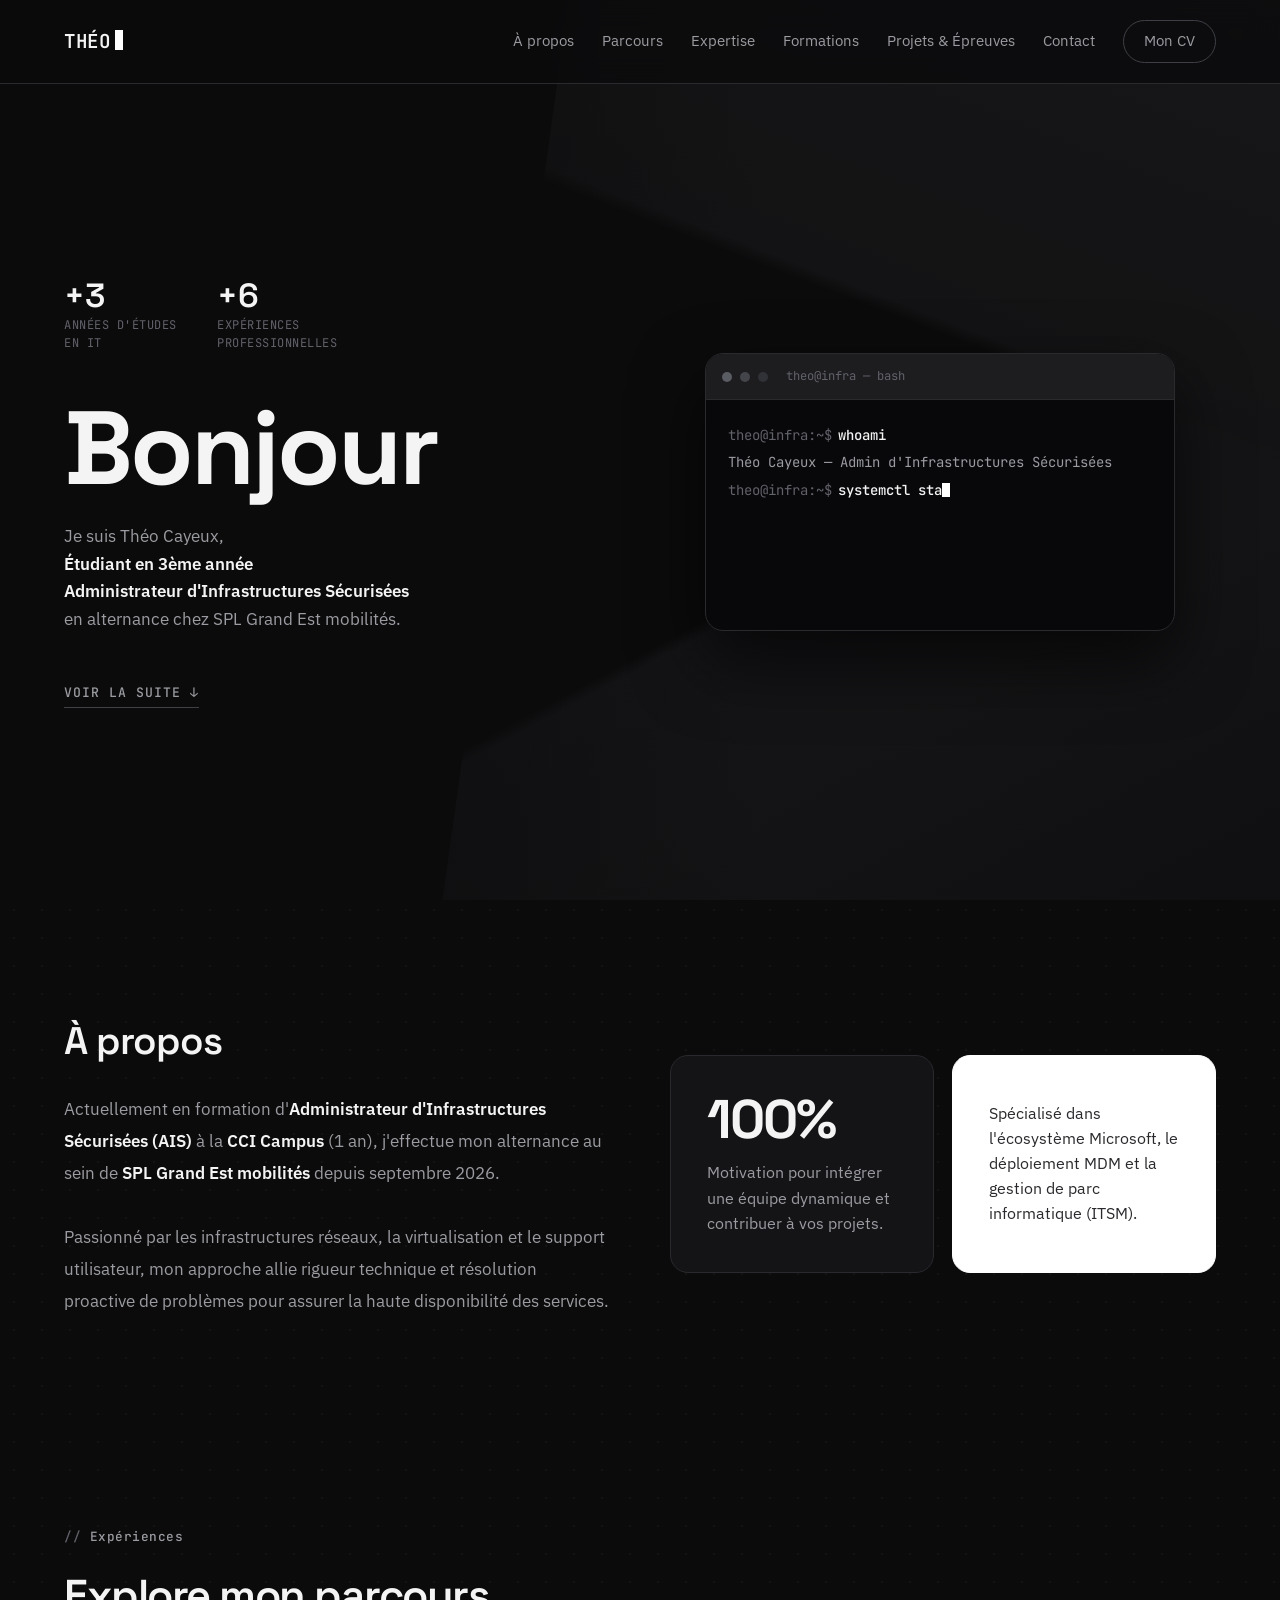
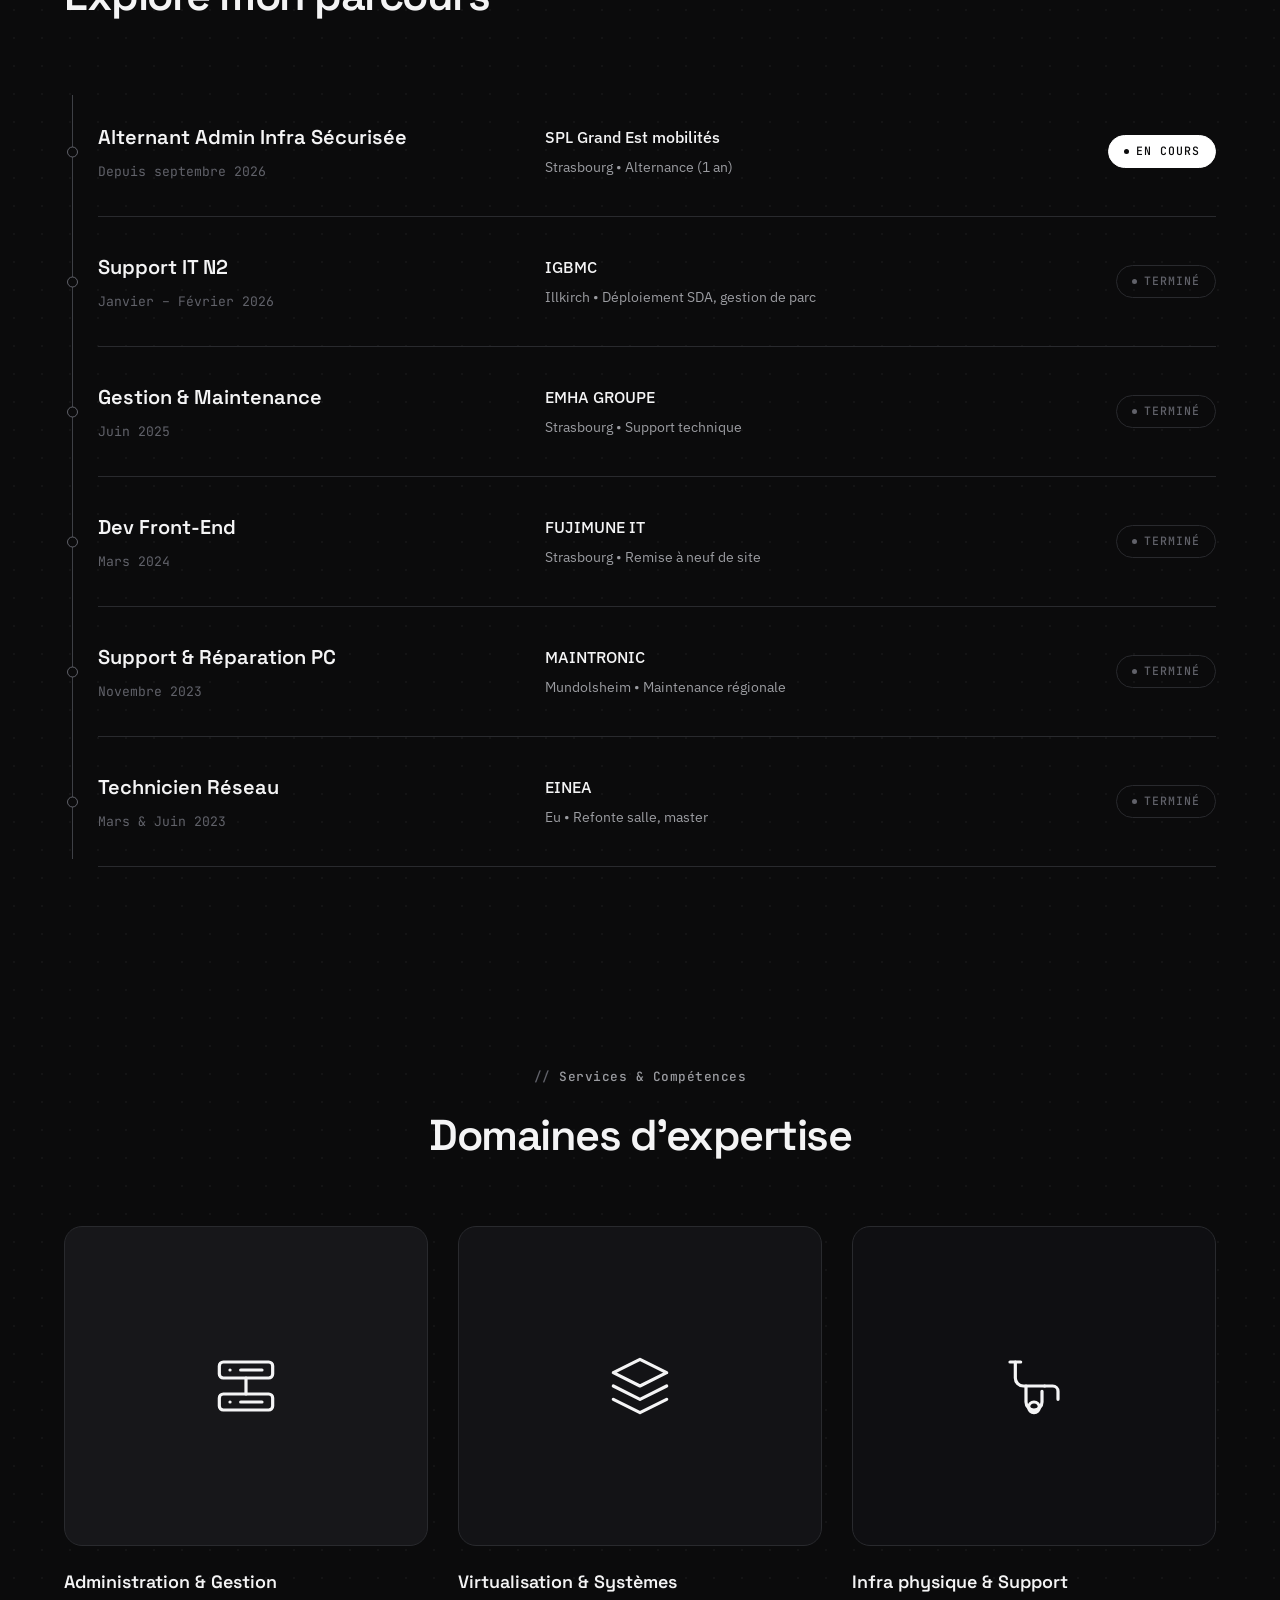
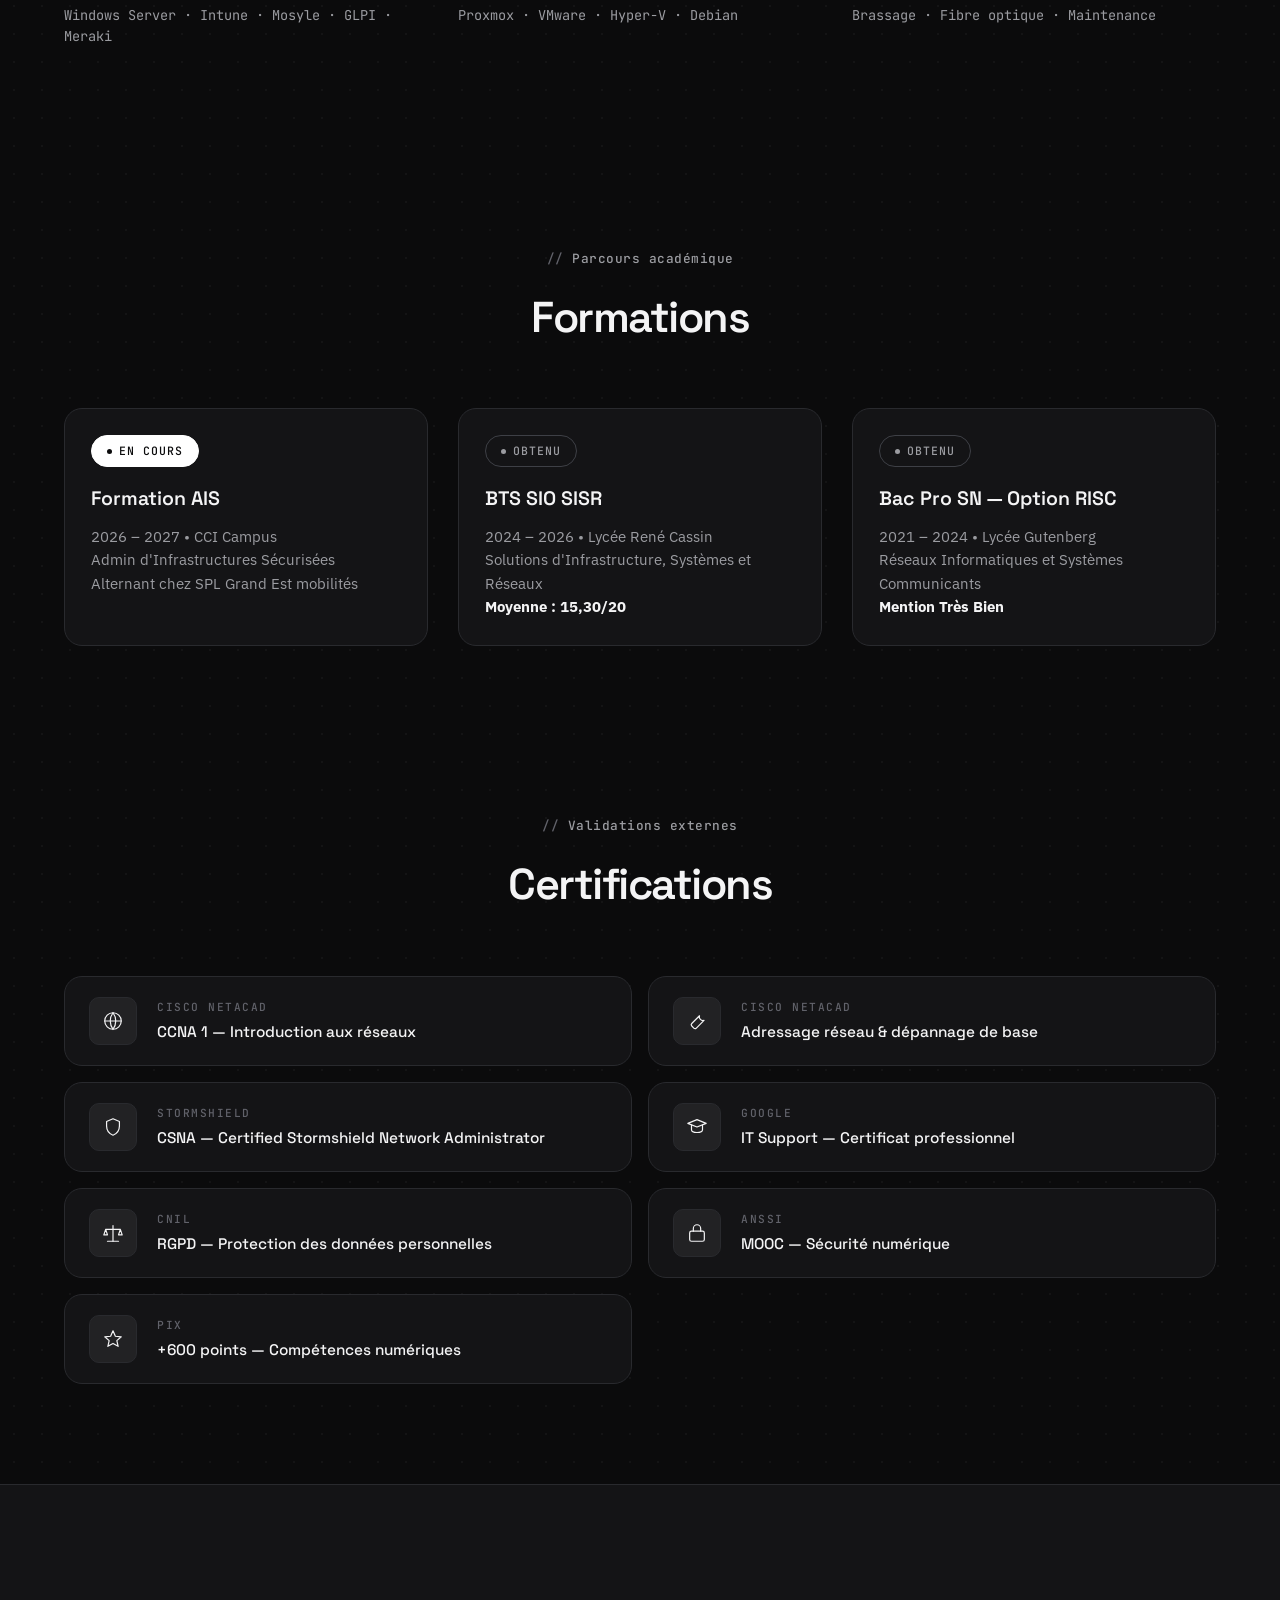
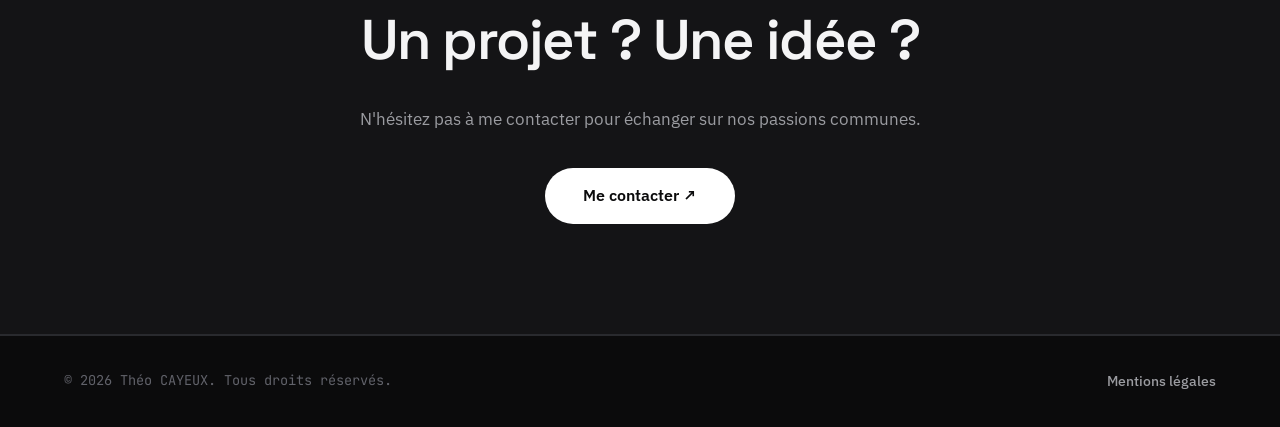
<file: index.html>
<!DOCTYPE html>
<html lang="fr">
<head>
    <meta charset="utf-8">
    <meta name="viewport" content="width=device-width, initial-scale=1.0">
    <title>Théo Cayeux | Portfolio</title>
    <meta name="description" content="Portfolio de Théo Cayeux, étudiant Administrateur d'Infrastructures Sécurisées, alternant chez SPL Grand Est mobilités.">
    <link rel="icon" href="data:image/svg+xml,<svg xmlns=%22http://www.w3.org/2000/svg%22 viewBox=%220 0 100 100%22><rect width=%22100%22 height=%22100%22 rx=%2220%22 fill=%22%230B0B0C%22/><text x=%2250%22 y=%2272%22 font-size=%2260%22 font-family=%22monospace%22 fill=%22%23fff%22 text-anchor=%22middle%22>T</text></svg>">
    <link rel="stylesheet" href="style.css">
    <link rel="preconnect" href="https://fonts.googleapis.com">
    <link rel="preconnect" href="https://fonts.gstatic.com" crossorigin>
    <link href="https://fonts.googleapis.com/css2?family=IBM+Plex+Sans:wght@300;400;500;600&family=JetBrains+Mono:wght@400;500&family=Space+Grotesk:wght@500;600;700&display=swap" rel="stylesheet">
</head>

<body>

    <nav class="navbar">
        <div class="nav-logo"><a href="/">THÉO</a></div>

        <button class="menu-toggle" aria-label="Ouvrir le menu" aria-expanded="false">
            <span></span>
            <span></span>
            <span></span>
        </button>

        <div class="nav-links">
            <a href="/#about">À propos</a>
            <a href="/#experience">Parcours</a>
            <a href="/#competences">Expertise</a>
            <a href="/#formations">Formations</a>
            <a href="/projets">Projets &amp; Épreuves</a>
            <a href="/contact">Contact</a>
            <a href="/cv" class="nav-cta">Mon CV</a>
        </div>
    </nav>
    <div class="nav-overlay"></div>

    <header class="hero" id="home">
        <div class="hero-split">
            <div class="hero-left">
                <div class="hero-stats reveal-stagger">
                    <div class="stat">
                        <span class="stat-value">+3</span>
                        <span class="stat-label">Années d'études<br>en IT</span>
                    </div>
                    <div class="stat">
                        <span class="stat-value">+6</span>
                        <span class="stat-label">Expériences<br>professionnelles</span>
                    </div>
                </div>

                <h1 class="reveal">Bonjour</h1>

                <p class="reveal">Je suis Théo Cayeux,<br><strong>Étudiant en 3ème année<br>Administrateur d'Infrastructures Sécurisées</strong><br>en alternance chez SPL Grand Est mobilités.</p>

                <a href="#about" class="scroll-down-link reveal">Voir la suite &darr;</a>
            </div>

            <div class="hero-right reveal-right">
                <div class="hero-terminal" aria-hidden="true">
                    <div class="term-bar">
                        <span class="term-dot term-dot--1"></span>
                        <span class="term-dot term-dot--2"></span>
                        <span class="term-dot term-dot--3"></span>
                        <span class="term-path">theo@infra — bash</span>
                    </div>
                    <div class="term-body" id="terminal"></div>
                </div>
            </div>
        </div>
    </header>

    <section id="about" class="about-section">
        <div class="about-grid">
            <div class="about-text reveal-left">
                <h2>À propos</h2>
                <p>Actuellement en formation d'<strong>Administrateur d'Infrastructures Sécurisées (AIS)</strong> à la <strong>CCI Campus</strong> (1 an), j'effectue mon alternance au sein de <strong>SPL Grand Est mobilités</strong> depuis septembre 2026.<br><br>Passionné par les infrastructures réseaux, la virtualisation et le support utilisateur, mon approche allie rigueur technique et résolution proactive de problèmes pour assurer la haute disponibilité des services.</p>
            </div>
            <div class="about-visuals reveal-stagger">
                <div class="about-card">
                    <span class="large-number">100%</span>
                    <p>Motivation pour intégrer une équipe dynamique et contribuer à vos projets.</p>
                </div>
                <div class="about-card dark">
                    <p>Spécialisé dans l'écosystème Microsoft, le déploiement MDM et la gestion de parc informatique (ITSM).</p>
                </div>
            </div>
        </div>
    </section>

    <section id="experience" class="experience-section">
        <div class="section-header reveal">
            <span class="eyebrow">Expériences</span>
            <h2>Explore mon parcours</h2>
        </div>

        <div class="experience-list reveal-stagger">

            <div class="exp-row">
                <div class="exp-role">
                    <h3>Alternant Admin Infra Sécurisée</h3>
                    <p>Depuis septembre 2026</p>
                </div>
                <div class="exp-company">
                    <p>SPL Grand Est mobilités</p>
                    <span>Strasbourg • Alternance (1 an)</span>
                </div>
                <div class="exp-badge">
                    <span class="badge badge--current">En cours</span>
                </div>
            </div>

            <div class="exp-row">
                <div class="exp-role">
                    <h3>Support IT N2</h3>
                    <p>Janvier – Février 2026</p>
                </div>
                <div class="exp-company">
                    <p>IGBMC</p>
                    <span>Illkirch • Déploiement SDA, gestion de parc</span>
                </div>
                <div class="exp-badge">
                    <span class="badge badge--past">Terminé</span>
                </div>
            </div>

            <div class="exp-row">
                <div class="exp-role">
                    <h3>Gestion &amp; Maintenance</h3>
                    <p>Juin 2025</p>
                </div>
                <div class="exp-company">
                    <p>EMHA GROUPE</p>
                    <span>Strasbourg • Support technique</span>
                </div>
                <div class="exp-badge">
                    <span class="badge badge--past">Terminé</span>
                </div>
            </div>

            <div class="exp-row">
                <div class="exp-role">
                    <h3>Dev Front-End</h3>
                    <p>Mars 2024</p>
                </div>
                <div class="exp-company">
                    <p>FUJIMUNE IT</p>
                    <span>Strasbourg • Remise à neuf de site</span>
                </div>
                <div class="exp-badge">
                    <span class="badge badge--past">Terminé</span>
                </div>
            </div>

            <div class="exp-row">
                <div class="exp-role">
                    <h3>Support &amp; Réparation PC</h3>
                    <p>Novembre 2023</p>
                </div>
                <div class="exp-company">
                    <p>MAINTRONIC</p>
                    <span>Mundolsheim • Maintenance régionale</span>
                </div>
                <div class="exp-badge">
                    <span class="badge badge--past">Terminé</span>
                </div>
            </div>

            <div class="exp-row">
                <div class="exp-role">
                    <h3>Technicien Réseau</h3>
                    <p>Mars &amp; Juin 2023</p>
                </div>
                <div class="exp-company">
                    <p>EINEA</p>
                    <span>Eu • Refonte salle, master</span>
                </div>
                <div class="exp-badge">
                    <span class="badge badge--past">Terminé</span>
                </div>
            </div>

        </div>
    </section>

    <section id="competences" class="competences-section">
        <div class="section-header center reveal">
            <span class="eyebrow">Services &amp; Compétences</span>
            <h2>Domaines d'expertise</h2>
        </div>

        <div class="works-grid reveal-stagger">
            <div class="work-card">
                <div class="work-visual work-visual--1">
                    <svg viewBox="0 0 24 24" fill="none" stroke="currentColor" stroke-width="1.2" stroke-linecap="round" stroke-linejoin="round" aria-hidden="true">
                        <rect x="2" y="3" width="20" height="6" rx="1.5"/>
                        <rect x="2" y="15" width="20" height="6" rx="1.5"/>
                        <line x1="6" y1="6" x2="6.01" y2="6"/>
                        <line x1="6" y1="18" x2="6.01" y2="18"/>
                        <line x1="10" y1="6" x2="18" y2="6"/>
                        <line x1="10" y1="18" x2="18" y2="18"/>
                        <line x1="12" y1="9" x2="12" y2="15"/>
                    </svg>
                </div>
                <div class="work-info">
                    <h3>Administration &amp; Gestion</h3>
                    <p>Windows Server · Intune · Mosyle · GLPI · Meraki</p>
                </div>
            </div>

            <div class="work-card">
                <div class="work-visual work-visual--2">
                    <svg viewBox="0 0 24 24" fill="none" stroke="currentColor" stroke-width="1.2" stroke-linecap="round" stroke-linejoin="round" aria-hidden="true">
                        <polygon points="12 2 22 7 12 12 2 7 12 2"/>
                        <polyline points="2 12 12 17 22 12"/>
                        <polyline points="2 17 12 22 22 17"/>
                    </svg>
                </div>
                <div class="work-info">
                    <h3>Virtualisation &amp; Systèmes</h3>
                    <p>Proxmox · VMware · Hyper-V · Debian</p>
                </div>
            </div>

            <div class="work-card">
                <div class="work-visual work-visual--3">
                    <svg viewBox="0 0 24 24" fill="none" stroke="currentColor" stroke-width="1.2" stroke-linecap="round" stroke-linejoin="round" aria-hidden="true">
                        <path d="M5 3v6a3 3 0 0 0 3 3h1v6a3 3 0 0 0 6 0v-4"/>
                        <line x1="3" y1="3" x2="7" y2="3"/>
                        <path d="M16 12h3a2 2 0 0 1 2 2v3"/>
                        <circle cx="12" cy="20" r="2"/>
                        <line x1="9" y1="12" x2="16" y2="12"/>
                    </svg>
                </div>
                <div class="work-info">
                    <h3>Infra physique &amp; Support</h3>
                    <p>Brassage · Fibre optique · Maintenance</p>
                </div>
            </div>
        </div>
    </section>

    <section id="formations" class="insights-section">
        <div class="section-header center reveal">
            <span class="eyebrow">Parcours académique</span>
            <h2>Formations</h2>
        </div>

        <div class="insights-grid reveal-stagger">

            <div class="insight-card">
                <span class="badge badge--current">En cours</span>
                <h3>Formation AIS</h3>
                <p>2026 – 2027 • CCI Campus<br>Admin d'Infrastructures Sécurisées<br>Alternant chez SPL Grand Est mobilités</p>
            </div>

            <div class="insight-card">
                <span class="badge">Obtenu</span>
                <h3>BTS SIO SISR</h3>
                <p>2024 – 2026 • Lycée René Cassin<br>Solutions d'Infrastructure, Systèmes et Réseaux<br><strong>Moyenne : 15,30/20</strong></p>
            </div>

            <div class="insight-card">
                <span class="badge">Obtenu</span>
                <h3>Bac Pro SN — Option RISC</h3>
                <p>2021 – 2024 • Lycée Gutenberg<br>Réseaux Informatiques et Systèmes Communicants<br><strong>Mention Très Bien</strong></p>
            </div>

        </div>
    </section>

    <section id="certifications" class="certifications-section">
        <div class="section-header center reveal">
            <span class="eyebrow">Validations externes</span>
            <h2>Certifications</h2>
        </div>

        <div class="cert-grid reveal-stagger">

            <div class="cert-card">
                <div class="cert-logo">
                    <svg viewBox="0 0 24 24" fill="none" stroke="currentColor" stroke-width="1.3" stroke-linecap="round" aria-hidden="true">
                        <circle cx="12" cy="12" r="9"/><path d="M3 12h18M12 3a15 15 0 0 1 0 18a15 15 0 0 1 0-18"/>
                    </svg>
                </div>
                <div class="cert-info">
                    <span class="cert-issuer">CISCO NetAcad</span>
                    <h3>CCNA 1 — Introduction aux réseaux</h3>
                </div>
            </div>

            <div class="cert-card">
                <div class="cert-logo">
                    <svg viewBox="0 0 24 24" fill="none" stroke="currentColor" stroke-width="1.3" stroke-linecap="round" stroke-linejoin="round" aria-hidden="true">
                        <path d="M14.7 6.3a4 4 0 0 0 5 5l-8.4 8.4a2 2 0 0 1-2.8 0l-2.2-2.2a2 2 0 0 1 0-2.8Z"/>
                    </svg>
                </div>
                <div class="cert-info">
                    <span class="cert-issuer">CISCO NetAcad</span>
                    <h3>Adressage réseau &amp; dépannage de base</h3>
                </div>
            </div>

            <div class="cert-card">
                <div class="cert-logo">
                    <svg viewBox="0 0 24 24" fill="none" stroke="currentColor" stroke-width="1.3" stroke-linecap="round" stroke-linejoin="round" aria-hidden="true">
                        <path d="M12 3l7 3v5c0 4.4-2.9 8.4-7 10c-4.1-1.6-7-5.6-7-10V6Z"/>
                    </svg>
                </div>
                <div class="cert-info">
                    <span class="cert-issuer">Stormshield</span>
                    <h3>CSNA — Certified Stormshield Network Administrator</h3>
                </div>
            </div>

            <div class="cert-card">
                <div class="cert-logo">
                    <svg viewBox="0 0 24 24" fill="none" stroke="currentColor" stroke-width="1.3" stroke-linecap="round" stroke-linejoin="round" aria-hidden="true">
                        <path d="M2 8l10-4l10 4l-10 4Z"/><path d="M6 10v5c0 1.7 2.7 3 6 3s6-1.3 6-3v-5"/>
                    </svg>
                </div>
                <div class="cert-info">
                    <span class="cert-issuer">Google</span>
                    <h3>IT Support — Certificat professionnel</h3>
                </div>
            </div>

            <div class="cert-card">
                <div class="cert-logo">
                    <svg viewBox="0 0 24 24" fill="none" stroke="currentColor" stroke-width="1.3" stroke-linecap="round" stroke-linejoin="round" aria-hidden="true">
                        <line x1="12" y1="4" x2="12" y2="21"/><line x1="6" y1="21" x2="18" y2="21"/>
                        <path d="M4 8h16M4 8l-2 6h4Zm16 0l2 6h-4Z"/>
                    </svg>
                </div>
                <div class="cert-info">
                    <span class="cert-issuer">CNIL</span>
                    <h3>RGPD — Protection des données personnelles</h3>
                </div>
            </div>

            <div class="cert-card">
                <div class="cert-logo">
                    <svg viewBox="0 0 24 24" fill="none" stroke="currentColor" stroke-width="1.3" stroke-linecap="round" stroke-linejoin="round" aria-hidden="true">
                        <rect x="4" y="10" width="16" height="11" rx="2"/><path d="M8 10V7a4 4 0 0 1 8 0v3"/>
                    </svg>
                </div>
                <div class="cert-info">
                    <span class="cert-issuer">ANSSI</span>
                    <h3>MOOC — Sécurité numérique</h3>
                </div>
            </div>

            <div class="cert-card">
                <div class="cert-logo">
                    <svg viewBox="0 0 24 24" fill="none" stroke="currentColor" stroke-width="1.3" stroke-linecap="round" stroke-linejoin="round" aria-hidden="true">
                        <polygon points="12 3 14.6 9 21 9.6 16.2 13.8 17.6 20 12 16.8 6.4 20 7.8 13.8 3 9.6 9.4 9 12 3"/>
                    </svg>
                </div>
                <div class="cert-info">
                    <span class="cert-issuer">PIX</span>
                    <h3>+600 points — Compétences numériques</h3>
                </div>
            </div>

        </div>
    </section>

    <section class="contact-banner">
        <div class="banner-content reveal-scale">
            <h2>Un projet ? Une idée ?</h2>
            <p>N'hésitez pas à me contacter pour échanger sur nos passions communes.</p>
            <a href="/contact" class="btn-cta">Me contacter &nearr;</a>
        </div>
    </section>

    <footer class="footer">
        <div class="footer-content">
            <p>&copy; 2026 Théo CAYEUX. Tous droits réservés.</p>
            <div class="footer-links"></div>
            <a href="#" class="btn-mentions" onclick="openModal(event)">Mentions légales</a>
        </div>
    </footer>

    <div id="modalMentions" class="modal">
        <div class="modal-content">
            <span class="close-btn" onclick="closeModal()">&times;</span>

            <h2>Mentions légales</h2>

            <div class="modal-body">
                <h3>1. Éditeur du site</h3>
                <p><strong>Théo CAYEUX</strong> — personne physique éditant un site personnel à caractère non commercial.<br>
                Étudiant en formation Administrateur d'Infrastructures Sécurisées (AIS) au CCI Campus, en alternance chez SPL Grand Est mobilités.</p>

                <h3>2. Directeur de la publication</h3>
                <p>Théo CAYEUX</p>

                <h3>3. Contact</h3>
                <div class="email-box">
                    <a href="mailto:cayeuxtheo@gmail.com">cayeuxtheo@gmail.com</a>
                </div>

                <h3>4. Hébergeur</h3>
                <p><strong>GitHub, Inc.</strong> (service GitHub Pages)<br>
                88 Colin P. Kelly Jr. Street, San Francisco, CA 94107, États-Unis<br>
                Téléphone : +1 877 448 4820</p>

                <h3>5. URL du site</h3>
                <p><a href="https://theocyx.com" target="_blank" rel="noopener">https://theocyx.com</a></p>

                <h3>6. Propriété intellectuelle</h3>
                <p>Sauf mention contraire, l'ensemble des contenus de ce portfolio (textes, images, code) est la propriété exclusive de Théo CAYEUX. Toute reproduction ou réutilisation, totale ou partielle, est interdite sans autorisation écrite préalable. Les marques, logos et documents de tiers éventuellement cités restent la propriété de leurs détenteurs respectifs.</p>

                <h3>7. Données personnelles et cookies</h3>
                <p>Ce site ne comporte aucun formulaire, aucun cookie et aucun outil de mesure d'audience : l'éditeur ne collecte donc aucune donnée personnelle. L'hébergeur GitHub peut enregistrer des données de connexion (adresse IP, journaux techniques) pour assurer la sécurité et le bon fonctionnement du service. Conformément au RGPD, vous pouvez exercer vos droits d'accès, de rectification et d'effacement en écrivant à l'adresse e-mail ci-dessus.</p>

                <h3>8. Responsabilité</h3>
                <p>Les informations publiées sont fournies à titre indicatif et mises à jour régulièrement ; l'éditeur ne saurait être tenu responsable d'éventuelles erreurs ou omissions. Les sites tiers accessibles via des liens externes ne relèvent pas de la responsabilité de l'éditeur.</p>

                <h3>9. Droit applicable</h3>
                <p>Le présent site et les présentes mentions légales sont soumis au droit français.</p>
            </div>

            <div class="modal-footer-text">
                © 2026 Théo CAYEUX
            </div>
        </div>
    </div>

    <script src="main.js" defer></script>

</body>
</html>
</file>
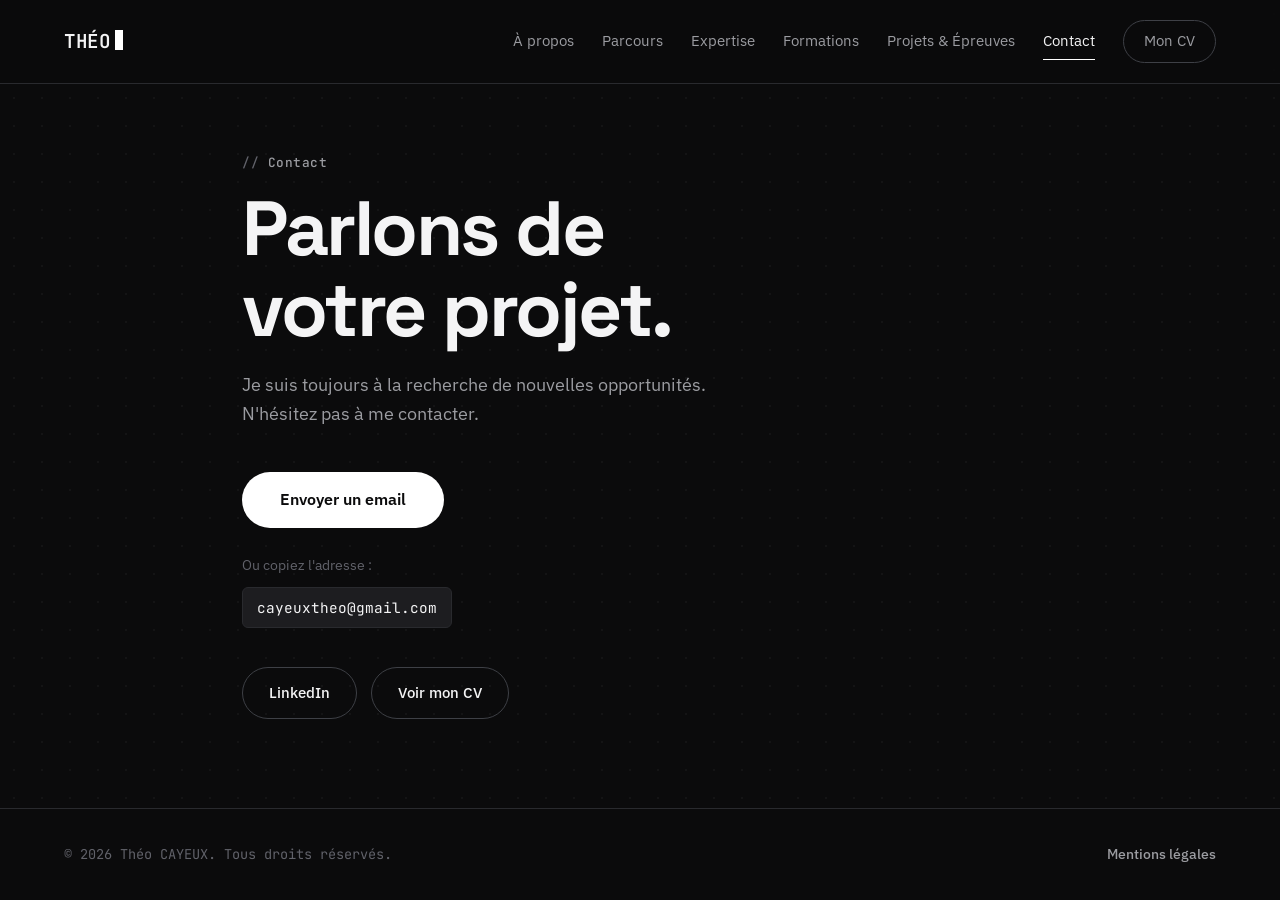
<file: contact.html>
<!DOCTYPE html>
<html lang="fr">
<head>
    <meta charset="UTF-8">
    <meta name="viewport" content="width=device-width, initial-scale=1.0">
    <title>Contact | Théo Cayeux</title>
    <link rel="icon" href="data:image/svg+xml,<svg xmlns=%22http://www.w3.org/2000/svg%22 viewBox=%220 0 100 100%22><rect width=%22100%22 height=%22100%22 rx=%2220%22 fill=%22%230B0B0C%22/><text x=%2250%22 y=%2272%22 font-size=%2260%22 font-family=%22monospace%22 fill=%22%23fff%22 text-anchor=%22middle%22>T</text></svg>">
    <link rel="stylesheet" href="style.css">
    <link rel="preconnect" href="https://fonts.googleapis.com">
    <link rel="preconnect" href="https://fonts.gstatic.com" crossorigin>
    <link href="https://fonts.googleapis.com/css2?family=IBM+Plex+Sans:wght@300;400;500;600&family=JetBrains+Mono:wght@400;500&family=Space+Grotesk:wght@500;600;700&display=swap" rel="stylesheet">
</head>

<body class="page-flex-body">

    <nav class="navbar">
        <div class="nav-logo"><a href="/">THÉO</a></div>

        <button class="menu-toggle" aria-label="Ouvrir le menu" aria-expanded="false">
            <span></span>
            <span></span>
            <span></span>
        </button>

        <div class="nav-links">
            <a href="/#about">À propos</a>
            <a href="/#experience">Parcours</a>
            <a href="/#competences">Expertise</a>
            <a href="/#formations">Formations</a>
            <a href="/projets">Projets &amp; Épreuves</a>
            <a href="/contact">Contact</a>
            <a href="/cv" class="nav-cta">Mon CV</a>
        </div>
    </nav>
    <div class="nav-overlay"></div>

    <section class="contact-wrapper">
        <span class="eyebrow reveal">Contact</span>
        <h1 class="contact-title reveal">Parlons de <br>votre projet.</h1>

        <p class="contact-lede reveal">
            Je suis toujours à la recherche de nouvelles opportunités. N'hésitez pas à me contacter.
        </p>

        <a href="mailto:cayeuxtheo@gmail.com" class="btn-cta reveal-scale">Envoyer un email</a>

        <div class="contact-copy-row reveal">
            <span class="contact-copy-label">Ou copiez l'adresse :</span>
            <span class="email-box" style="user-select: all;">cayeuxtheo@gmail.com</span>
        </div>

        <div class="social-links reveal-stagger">
            <a href="https://www.linkedin.com/in/theocayeux/" target="_blank" rel="noopener" class="social-btn">LinkedIn</a>
            <a href="/cv" class="social-btn">Voir mon CV</a>
        </div>
    </section>

    <footer class="footer">
        <div class="footer-content">
            <p>&copy; 2026 Théo CAYEUX. Tous droits réservés.</p>
            <div class="footer-links"></div>
            <a href="#" class="btn-mentions" onclick="openModal(event)">Mentions légales</a>
        </div>
    </footer>

    <div id="modalMentions" class="modal">
        <div class="modal-content">
            <span class="close-btn" onclick="closeModal()">&times;</span>

            <h2>Mentions légales</h2>

            <div class="modal-body">
                <h3>1. Éditeur du site</h3>
                <p><strong>Théo CAYEUX</strong> — personne physique éditant un site personnel à caractère non commercial.<br>
                Étudiant en formation Administrateur d'Infrastructures Sécurisées (AIS) au CCI Campus, en alternance chez SPL Grand Est mobilités.</p>

                <h3>2. Directeur de la publication</h3>
                <p>Théo CAYEUX</p>

                <h3>3. Contact</h3>
                <div class="email-box">
                    <a href="mailto:cayeuxtheo@gmail.com">cayeuxtheo@gmail.com</a>
                </div>

                <h3>4. Hébergeur</h3>
                <p><strong>GitHub, Inc.</strong> (service GitHub Pages)<br>
                88 Colin P. Kelly Jr. Street, San Francisco, CA 94107, États-Unis<br>
                Téléphone : +1 877 448 4820</p>

                <h3>5. URL du site</h3>
                <p><a href="https://theocyx.com" target="_blank" rel="noopener">https://theocyx.com</a></p>

                <h3>6. Propriété intellectuelle</h3>
                <p>Sauf mention contraire, l'ensemble des contenus de ce portfolio (textes, images, code) est la propriété exclusive de Théo CAYEUX. Toute reproduction ou réutilisation, totale ou partielle, est interdite sans autorisation écrite préalable. Les marques, logos et documents de tiers éventuellement cités restent la propriété de leurs détenteurs respectifs.</p>

                <h3>7. Données personnelles et cookies</h3>
                <p>Ce site ne comporte aucun formulaire, aucun cookie et aucun outil de mesure d'audience : l'éditeur ne collecte donc aucune donnée personnelle. L'hébergeur GitHub peut enregistrer des données de connexion (adresse IP, journaux techniques) pour assurer la sécurité et le bon fonctionnement du service. Conformément au RGPD, vous pouvez exercer vos droits d'accès, de rectification et d'effacement en écrivant à l'adresse e-mail ci-dessus.</p>

                <h3>8. Responsabilité</h3>
                <p>Les informations publiées sont fournies à titre indicatif et mises à jour régulièrement ; l'éditeur ne saurait être tenu responsable d'éventuelles erreurs ou omissions. Les sites tiers accessibles via des liens externes ne relèvent pas de la responsabilité de l'éditeur.</p>

                <h3>9. Droit applicable</h3>
                <p>Le présent site et les présentes mentions légales sont soumis au droit français.</p>
            </div>

            <div class="modal-footer-text">
                © 2026 Théo CAYEUX
            </div>
        </div>
    </div>

    <script src="main.js" defer></script>

</body>
</html>
</file>
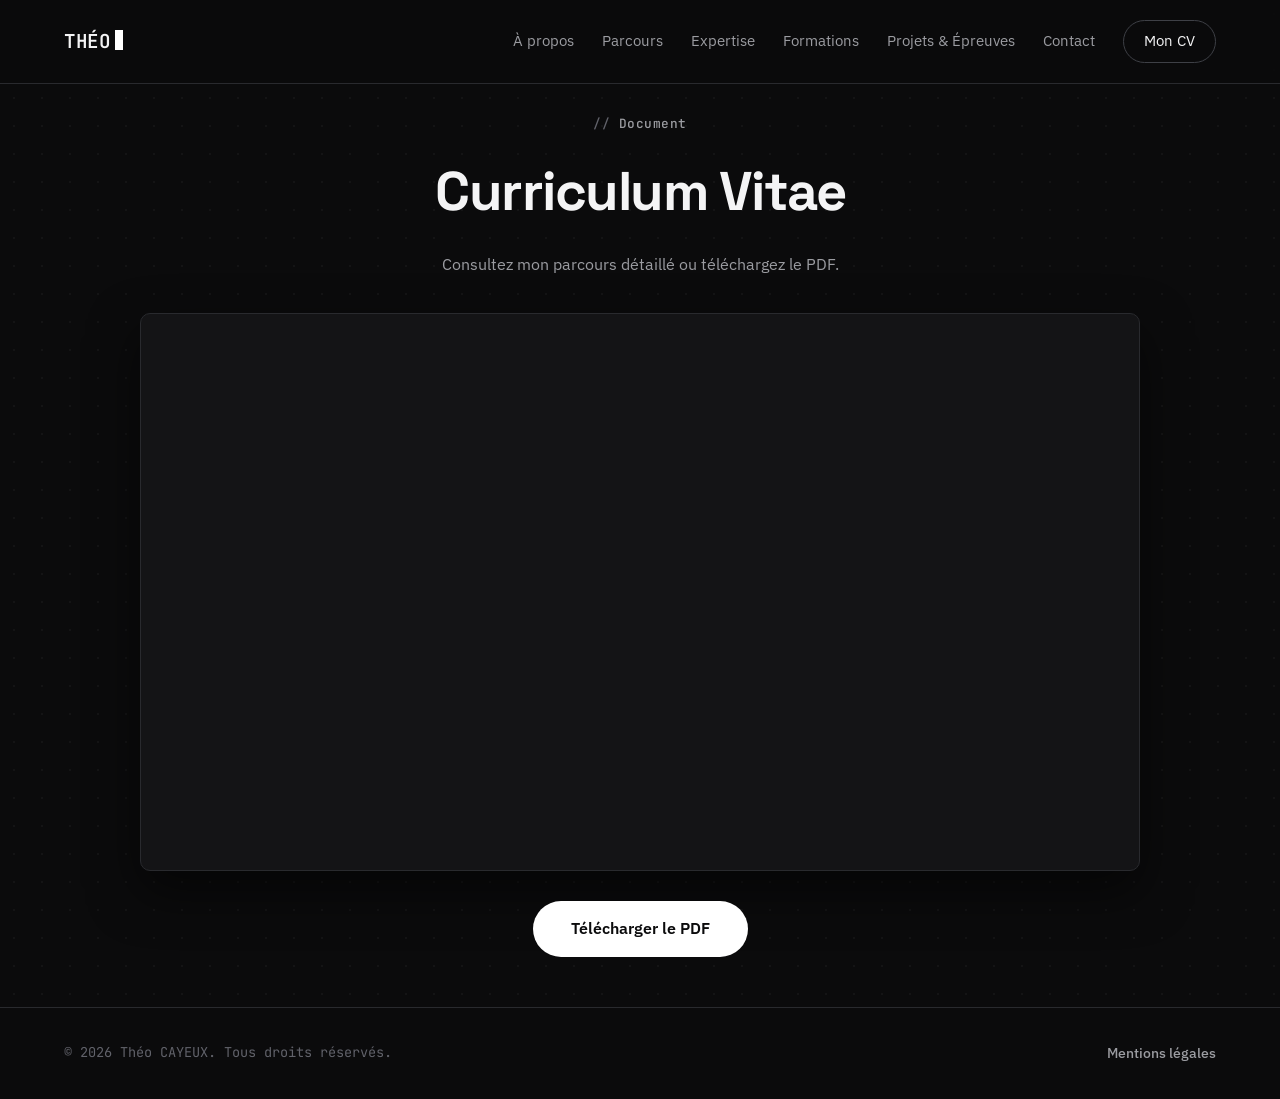
<file: cv.html>
<!DOCTYPE html>
<html lang="fr">
<head>
    <meta charset="UTF-8">
    <meta name="viewport" content="width=device-width, initial-scale=1.0">
    <title>Mon CV | Théo Cayeux</title>
    <link rel="icon" href="data:image/svg+xml,<svg xmlns=%22http://www.w3.org/2000/svg%22 viewBox=%220 0 100 100%22><rect width=%22100%22 height=%22100%22 rx=%2220%22 fill=%22%230B0B0C%22/><text x=%2250%22 y=%2272%22 font-size=%2260%22 font-family=%22monospace%22 fill=%22%23fff%22 text-anchor=%22middle%22>T</text></svg>">
    <link rel="stylesheet" href="style.css">
    <link rel="preconnect" href="https://fonts.googleapis.com">
    <link rel="preconnect" href="https://fonts.gstatic.com" crossorigin>
    <link href="https://fonts.googleapis.com/css2?family=IBM+Plex+Sans:wght@300;400;500;600&family=JetBrains+Mono:wght@400;500&family=Space+Grotesk:wght@500;600;700&display=swap" rel="stylesheet">
</head>

<body class="page-flex-body">

    <nav class="navbar">
        <div class="nav-logo"><a href="/">THÉO</a></div>

        <button class="menu-toggle" aria-label="Ouvrir le menu" aria-expanded="false">
            <span></span>
            <span></span>
            <span></span>
        </button>

        <div class="nav-links">
            <a href="/#about">À propos</a>
            <a href="/#experience">Parcours</a>
            <a href="/#competences">Expertise</a>
            <a href="/#formations">Formations</a>
            <a href="/projets">Projets &amp; Épreuves</a>
            <a href="/contact">Contact</a>
            <a href="/cv" class="nav-cta">Mon CV</a>
        </div>
    </nav>
    <div class="nav-overlay"></div>

    <div class="cv-wrapper">
        <span class="eyebrow reveal">Document</span>
        <h1 class="reveal">Curriculum Vitae</h1>
        <p class="cv-lede reveal">Consultez mon parcours détaillé ou téléchargez le PDF.</p>

        <div class="cv-container reveal-scale">
            <iframe src="cv.pdf" width="100%" height="100%" style="border: none;" title="CV de Théo Cayeux"></iframe>
        </div>

        <a href="cv.pdf" download class="btn-cta cv-download reveal">Télécharger le PDF</a>
    </div>

    <footer class="footer">
        <div class="footer-content">
            <p>&copy; 2026 Théo CAYEUX. Tous droits réservés.</p>
            <div class="footer-links"></div>
            <a href="#" class="btn-mentions" onclick="openModal(event)">Mentions légales</a>
        </div>
    </footer>

    <div id="modalMentions" class="modal">
        <div class="modal-content">
            <span class="close-btn" onclick="closeModal()">&times;</span>

            <h2>Mentions légales</h2>

            <div class="modal-body">
                <h3>1. Éditeur du site</h3>
                <p><strong>Théo CAYEUX</strong> — personne physique éditant un site personnel à caractère non commercial.<br>
                Étudiant en formation Administrateur d'Infrastructures Sécurisées (AIS) au CCI Campus, en alternance chez SPL Grand Est mobilités.</p>

                <h3>2. Directeur de la publication</h3>
                <p>Théo CAYEUX</p>

                <h3>3. Contact</h3>
                <div class="email-box">
                    <a href="mailto:cayeuxtheo@gmail.com">cayeuxtheo@gmail.com</a>
                </div>

                <h3>4. Hébergeur</h3>
                <p><strong>GitHub, Inc.</strong> (service GitHub Pages)<br>
                88 Colin P. Kelly Jr. Street, San Francisco, CA 94107, États-Unis<br>
                Téléphone : +1 877 448 4820</p>

                <h3>5. URL du site</h3>
                <p><a href="https://theocyx.com" target="_blank" rel="noopener">https://theocyx.com</a></p>

                <h3>6. Propriété intellectuelle</h3>
                <p>Sauf mention contraire, l'ensemble des contenus de ce portfolio (textes, images, code) est la propriété exclusive de Théo CAYEUX. Toute reproduction ou réutilisation, totale ou partielle, est interdite sans autorisation écrite préalable. Les marques, logos et documents de tiers éventuellement cités restent la propriété de leurs détenteurs respectifs.</p>

                <h3>7. Données personnelles et cookies</h3>
                <p>Ce site ne comporte aucun formulaire, aucun cookie et aucun outil de mesure d'audience : l'éditeur ne collecte donc aucune donnée personnelle. L'hébergeur GitHub peut enregistrer des données de connexion (adresse IP, journaux techniques) pour assurer la sécurité et le bon fonctionnement du service. Conformément au RGPD, vous pouvez exercer vos droits d'accès, de rectification et d'effacement en écrivant à l'adresse e-mail ci-dessus.</p>

                <h3>8. Responsabilité</h3>
                <p>Les informations publiées sont fournies à titre indicatif et mises à jour régulièrement ; l'éditeur ne saurait être tenu responsable d'éventuelles erreurs ou omissions. Les sites tiers accessibles via des liens externes ne relèvent pas de la responsabilité de l'éditeur.</p>

                <h3>9. Droit applicable</h3>
                <p>Le présent site et les présentes mentions légales sont soumis au droit français.</p>
            </div>

            <div class="modal-footer-text">
                © 2026 Théo CAYEUX
            </div>
        </div>
    </div>

    <script src="main.js" defer></script>

</body>
</html>
</file>
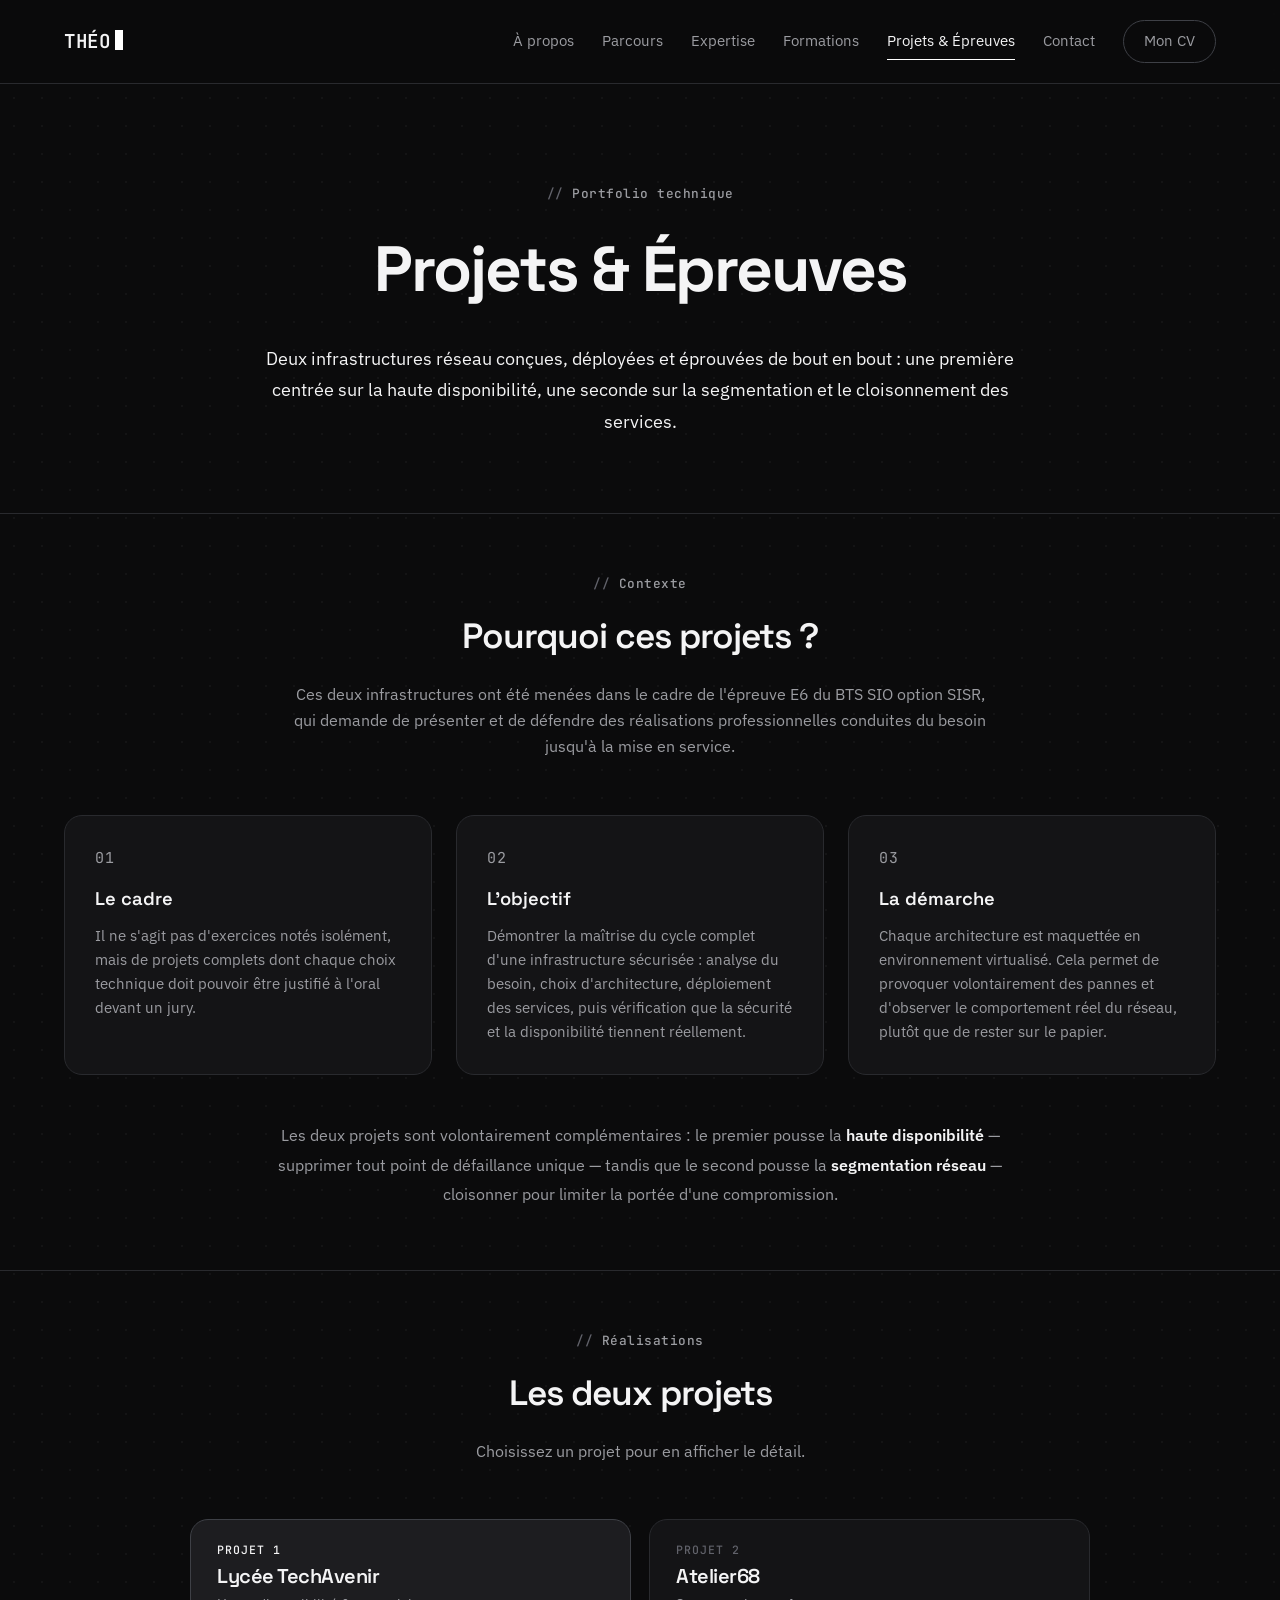
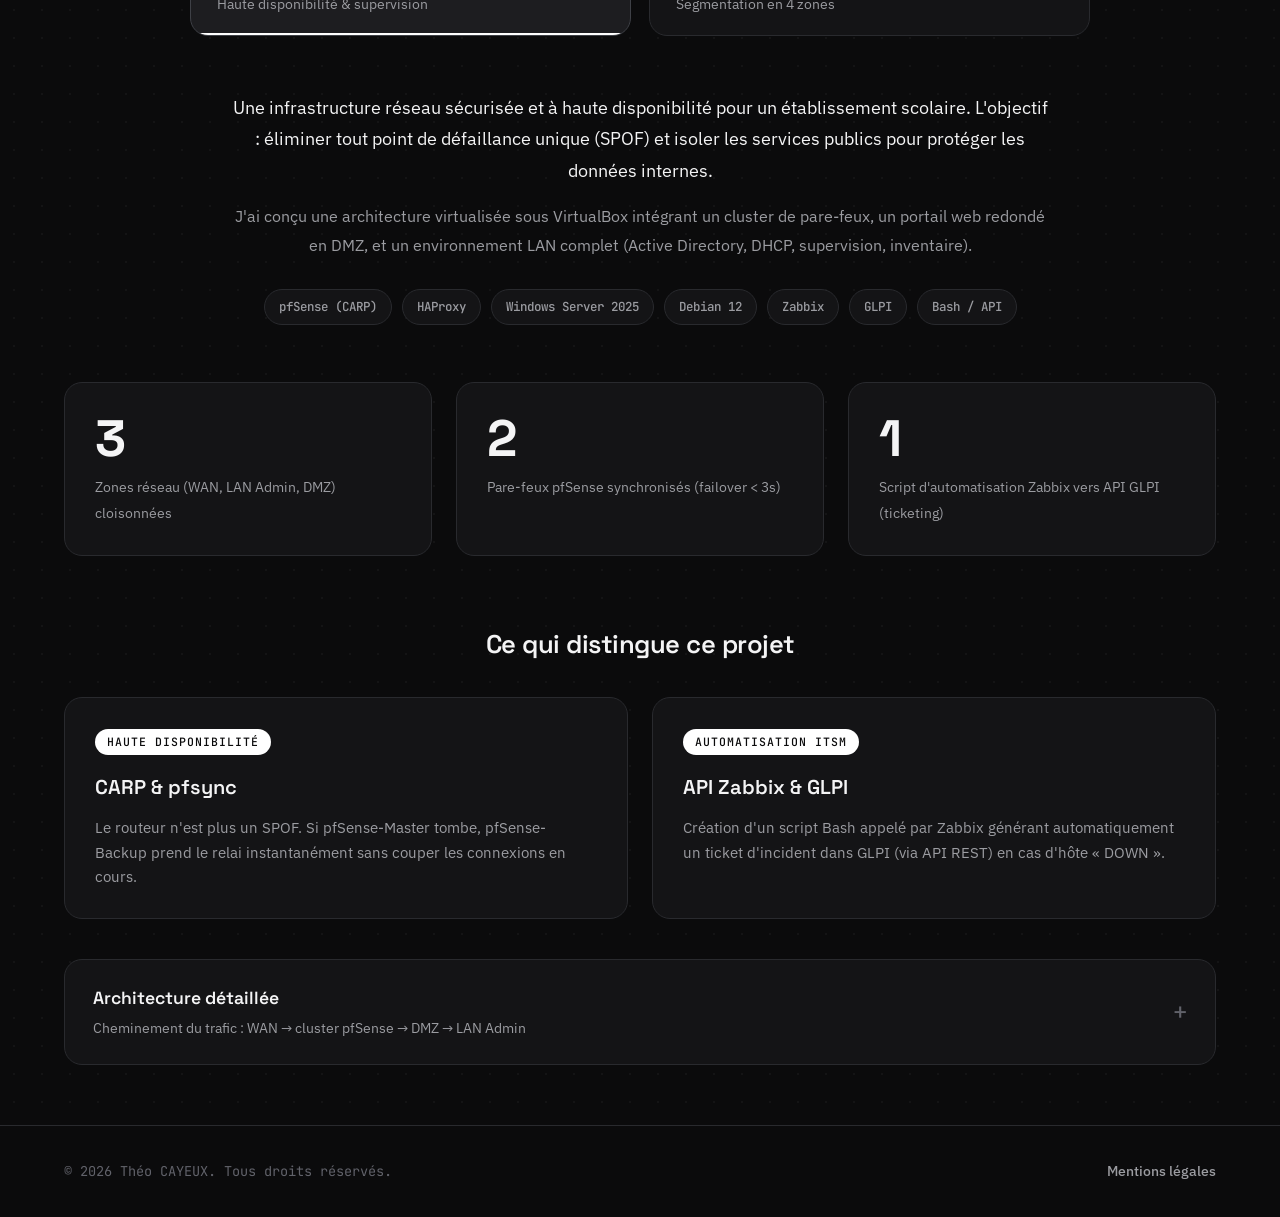
<file: projets.html>
<!DOCTYPE html>
<html lang="fr">
<head>
    <meta charset="UTF-8">
    <meta name="viewport" content="width=device-width, initial-scale=1.0">
    <title>Projets & Épreuves | Théo Cayeux</title>
    <link rel="icon" href="data:image/svg+xml,<svg xmlns=%22http://www.w3.org/2000/svg%22 viewBox=%220 0 100 100%22><rect width=%22100%22 height=%22100%22 rx=%2220%22 fill=%22%230B0B0C%22/><text x=%2250%22 y=%2272%22 font-size=%2260%22 font-family=%22monospace%22 fill=%22%23fff%22 text-anchor=%22middle%22>T</text></svg>">

    <link rel="stylesheet" href="style.css">
    <link rel="preconnect" href="https://fonts.googleapis.com">
    <link rel="preconnect" href="https://fonts.gstatic.com" crossorigin>
    <link href="https://fonts.googleapis.com/css2?family=IBM+Plex+Sans:wght@300;400;500;600&family=JetBrains+Mono:wght@400;500&family=Space+Grotesk:wght@500;600;700&display=swap" rel="stylesheet">
</head>
<body class="page-flex-body">

    <nav class="navbar">
        <div class="nav-logo"><a href="/">THÉO</a></div>
        
        <button class="menu-toggle" aria-label="Ouvrir le menu" aria-expanded="false">
            <span></span>
            <span></span>
            <span></span>
        </button>

        <div class="nav-links">
            <a href="/#about">À propos</a>
            <a href="/#experience">Parcours</a>
            <a href="/#competences">Expertise</a>
            <a href="/#formations">Formations</a>
            <a href="/projets">Projets & Épreuves</a>
            <a href="/contact">Contact</a>
            <a href="/cv" class="nav-cta">Mon CV</a>
        </div>
    </nav>
    <div class="nav-overlay"></div>

    <main class="site-main content">

        <!-- =========================================
             EN-TÊTE DE PAGE
             ========================================= -->
        <section class="section">
            <div class="hero-grid reveal">
                <div class="hero-copy">
                    <p class="eyebrow">Portfolio technique</p>
                    <h1 class="hero-title">Projets &amp; Épreuves</h1>
                    <p class="lead">
                        Deux infrastructures réseau conçues, déployées et éprouvées de bout en bout : une première centrée sur la haute disponibilité, une seconde sur la segmentation et le cloisonnement des services.
                    </p>
                </div>
            </div>
        </section>

        <!-- =========================================
             POURQUOI CES PROJETS
             ========================================= -->
        <section class="section section-divider" id="contexte">
            <div class="section-heading reveal">
                <p class="eyebrow">Contexte</p>
                <h2 class="section-title">Pourquoi ces projets ?</h2>
                <p class="section-intro">
                    Ces deux infrastructures ont été menées dans le cadre de l'épreuve E6 du BTS SIO option SISR, qui demande de présenter et de défendre des réalisations professionnelles conduites du besoin jusqu'à la mise en service.
                </p>
            </div>

            <div class="context-grid reveal-stagger" role="list">
                <article class="context-card" role="listitem">
                    <p class="context-step">01</p>
                    <h3>Le cadre</h3>
                    <p>Il ne s'agit pas d'exercices notés isolément, mais de projets complets dont chaque choix technique doit pouvoir être justifié à l'oral devant un jury.</p>
                </article>
                <article class="context-card" role="listitem">
                    <p class="context-step">02</p>
                    <h3>L'objectif</h3>
                    <p>Démontrer la maîtrise du cycle complet d'une infrastructure sécurisée : analyse du besoin, choix d'architecture, déploiement des services, puis vérification que la sécurité et la disponibilité tiennent réellement.</p>
                </article>
                <article class="context-card" role="listitem">
                    <p class="context-step">03</p>
                    <h3>La démarche</h3>
                    <p>Chaque architecture est maquettée en environnement virtualisé. Cela permet de provoquer volontairement des pannes et d'observer le comportement réel du réseau, plutôt que de rester sur le papier.</p>
                </article>
            </div>

            <p class="context-note reveal">
                Les deux projets sont volontairement complémentaires : le premier pousse la <strong>haute disponibilité</strong> — supprimer tout point de défaillance unique — tandis que le second pousse la <strong>segmentation réseau</strong> — cloisonner pour limiter la portée d'une compromission.
            </p>
        </section>

        <!-- =========================================
             LES DEUX PROJETS (ONGLETS)
             ========================================= -->
        <section class="section section-divider" id="projets">
            <div class="section-heading reveal">
                <p class="eyebrow">Réalisations</p>
                <h2 class="section-title">Les deux projets</h2>
                <p class="section-intro">Choisissez un projet pour en afficher le détail.</p>
            </div>

            <div class="project-tabs reveal" role="tablist" aria-label="Projets réalisés">
                <button type="button" class="project-tab is-selected" role="tab" id="tab-e6"
                        aria-controls="panel-e6" aria-selected="true">
                    <span class="project-tab-num">Projet 1</span>
                    <span class="project-tab-name">Lycée TechAvenir</span>
                    <span class="project-tab-focus">Haute disponibilité &amp; supervision</span>
                </button>
                <button type="button" class="project-tab" role="tab" id="tab-atelier68"
                        aria-controls="panel-atelier68" aria-selected="false" tabindex="-1">
                    <span class="project-tab-num">Projet 2</span>
                    <span class="project-tab-name">Atelier68</span>
                    <span class="project-tab-focus">Segmentation en 4 zones</span>
                </button>
            </div>

            <!-- ---------- PROJET 1 : LYCÉE TECHAVENIR (E6) ---------- -->
            <div class="project-panel" id="panel-e6" role="tabpanel" aria-labelledby="tab-e6" tabindex="0">

                <div class="project-lede reveal">
                    <p class="lead">
                        Une infrastructure réseau sécurisée et à haute disponibilité pour un établissement scolaire. L'objectif : éliminer tout point de défaillance unique (SPOF) et isoler les services publics pour protéger les données internes.
                    </p>
                    <p class="lead lead-muted">
                        J'ai conçu une architecture virtualisée sous VirtualBox intégrant un cluster de pare-feux, un portail web redondé en DMZ, et un environnement LAN complet (Active Directory, DHCP, supervision, inventaire).
                    </p>
                    <div class="tag-row" aria-label="Technologies utilisées">
                        <span class="tag">pfSense (CARP)</span>
                        <span class="tag">HAProxy</span>
                        <span class="tag">Windows Server 2025</span>
                        <span class="tag">Debian 12</span>
                        <span class="tag">Zabbix</span>
                        <span class="tag">GLPI</span>
                        <span class="tag">Bash / API</span>
                    </div>
                </div>

                <div class="kpi-grid reveal-stagger" role="list">
                    <article class="kpi-card" role="listitem">
                        <span class="kpi-value" data-count="3">3</span>
                        <span class="kpi-label">Zones réseau (WAN, LAN Admin, DMZ) cloisonnées</span>
                    </article>
                    <article class="kpi-card" role="listitem">
                        <span class="kpi-value" data-count="2">2</span>
                        <span class="kpi-label">Pare-feux pfSense synchronisés (failover &lt; 3s)</span>
                    </article>
                    <article class="kpi-card" role="listitem">
                        <span class="kpi-value" data-count="1">1</span>
                        <span class="kpi-label">Script d'automatisation Zabbix vers API GLPI (ticketing)</span>
                    </article>
                </div>

                <h3 class="panel-subtitle reveal">Ce qui distingue ce projet</h3>
                <div class="service-grid reveal-stagger" role="list">
                    <article class="service-card" role="listitem">
                        <span class="service-type">Haute Disponibilité</span>
                        <h3>CARP &amp; pfsync</h3>
                        <p>Le routeur n'est plus un SPOF. Si pfSense-Master tombe, pfSense-Backup prend le relai instantanément sans couper les connexions en cours.</p>
                    </article>
                    <article class="service-card" role="listitem">
                        <span class="service-type">Automatisation ITSM</span>
                        <h3>API Zabbix &amp; GLPI</h3>
                        <p>Création d'un script Bash appelé par Zabbix générant automatiquement un ticket d'incident dans GLPI (via API REST) en cas d'hôte « DOWN ».</p>
                    </article>
                </div>

                <details class="detail-block">
                    <summary>
                        <span class="detail-summary-text">
                            <span class="detail-summary-title">Architecture détaillée</span>
                            <span class="detail-summary-hint">Cheminement du trafic : WAN → cluster pfSense → DMZ → LAN Admin</span>
                        </span>
                    </summary>
                    <div class="detail-body">
                        <p class="detail-intro">
                            L'architecture repose sur un cluster pfSense en mode CARP. Le trafic public est dirigé vers une DMZ hébergeant un répartiteur de charge, tandis que le réseau administratif (LAN) est strictement isolé.
                        </p>
                        <div class="topology-panel reveal-scale">
                            <div class="flow-track" role="list">
                                <article class="flow-node" role="listitem">
                                    <p class="flow-zone">WAN</p>
                                    <h3>Accès Internet</h3>
                                    <p>Simulation de la connexion FAI avec translation d'adresse (NAT) vers le portail web.</p>
                                </article>
                                <article class="flow-node flow-node--core" role="listitem">
                                    <p class="flow-zone">Cœur de réseau</p>
                                    <h3>Cluster pfSense</h3>
                                    <p>Nœud Master et Backup avec IP virtuelles (VIP), synchronisation d'état (pfsync) et failover DHCP.</p>
                                </article>
                                <article class="flow-node" role="listitem">
                                    <p class="flow-zone">DMZ</p>
                                    <h3>Web Haute Disponibilité</h3>
                                    <p>HAProxy distribue le flux HTTP/HTTPS sur deux serveurs web Apache (Web1 et Web2).</p>
                                </article>
                                <article class="flow-node" role="listitem">
                                    <p class="flow-zone">LAN Admin</p>
                                    <h3>Services d'infrastructure</h3>
                                    <p>Authentification AD/LDAP, résolution DNS, supervision Zabbix et gestion de parc GLPI.</p>
                                </article>
                            </div>
                        </div>
                    </div>
                </details>
            </div>

            <!-- ---------- PROJET 2 : ATELIER68 ---------- -->
            <div class="project-panel" id="panel-atelier68" role="tabpanel" aria-labelledby="tab-atelier68" tabindex="0" hidden>

                <div class="project-lede reveal">
                    <p class="lead">
                        Conception et déploiement d'une infrastructure d'entreprise segmentée en quatre zones, intégrant un service d'annuaire complet et une zone web dédiée à la haute disponibilité.
                    </p>
                    <p class="lead lead-muted">
                        Ce projet démontre une maîtrise de la segmentation réseau (VLANs internes VirtualBox), de la politique de sécurité (moindre privilège) et du déploiement de services sur environnements hétérogènes (Windows / Linux).
                    </p>
                    <div class="tag-row" aria-label="Technologies utilisées">
                        <span class="tag">pfSense</span>
                        <span class="tag">Windows Server 2025</span>
                        <span class="tag">Debian 12</span>
                        <span class="tag">HAProxy</span>
                        <span class="tag">Apache</span>
                        <span class="tag">GPO</span>
                    </div>
                </div>

                <div class="kpi-grid reveal-stagger" role="list">
                    <article class="kpi-card" role="listitem">
                        <span class="kpi-value" data-count="4">4</span>
                        <span class="kpi-label">Zones réseau isolées (WAN, LAN, DMZ, WWW)</span>
                    </article>
                    <article class="kpi-card" role="listitem">
                        <span class="kpi-value" data-count="4">4</span>
                        <span class="kpi-label">Serveurs déployés sous Windows Server et Debian</span>
                    </article>
                    <article class="kpi-card" role="listitem">
                        <span class="kpi-value" data-count="2">2</span>
                        <span class="kpi-label">Nœuds web répartis derrière HAProxy</span>
                    </article>
                </div>

                <h3 class="panel-subtitle reveal">Ce qui distingue ce projet</h3>
                <div class="service-grid reveal-stagger" role="list">
                    <article class="service-card" role="listitem">
                        <span class="service-type">Cloisonnement</span>
                        <h3>DMZ étanche</h3>
                        <p>La zone semi-publique héberge le site vitrine mais se voit interdire tout accès au LAN : une compromission du serveur web ne donne aucune porte d'entrée vers l'annuaire ni vers les postes clients.</p>
                    </article>
                    <article class="service-card" role="listitem">
                        <span class="service-type">Routage central</span>
                        <h3>pfSense en pivot</h3>
                        <p>Un unique point de routage porte la politique de sécurité : NAT du port 80 vers la DMZ, du port 443 vers la zone WWW, et filtrage inter-zones selon le moindre privilège.</p>
                    </article>
                </div>

                <details class="detail-block">
                    <summary>
                        <span class="detail-summary-text">
                            <span class="detail-summary-title">Les 4 zones réseau en détail</span>
                            <span class="detail-summary-hint">Plans d'adressage et règles de filtrage par zone</span>
                        </span>
                    </summary>
                    <div class="detail-body">
                        <p class="detail-intro">
                            L'architecture s'appuie sur pfSense comme point de routage central, divisant le réseau pour isoler les services publics de l'administration interne.
                        </p>
                        <div class="zone-grid reveal-stagger" role="list">
                            <article class="zone-card" role="listitem">
                                <p class="zone-name">WAN</p>
                                <h3>Accès externe</h3>
                                <p class="zone-address">Réseau ponté (DHCP)</p>
                                <ul class="detail-list">
                                    <li>NAT Port 80 vers DMZ.</li>
                                    <li>NAT Port 443 vers Zone WWW.</li>
                                </ul>
                            </article>
                            <article class="zone-card" role="listitem">
                                <p class="zone-name">LAN</p>
                                <h3>192.168.10.0/24</h3>
                                <p class="zone-address">Réseau de confiance</p>
                                <ul class="detail-list">
                                    <li>Srv-ad (AD, DNS, DHCP).</li>
                                    <li>Srv-infra (Zabbix, GLPI).</li>
                                    <li>Postes clients sous Windows 10/11.</li>
                                </ul>
                            </article>
                            <article class="zone-card" role="listitem">
                                <p class="zone-name">DMZ</p>
                                <h3>192.168.20.0/24</h3>
                                <p class="zone-address">Zone semi-publique</p>
                                <ul class="detail-list">
                                    <li>Héberge le site web vitrine (dmz-web).</li>
                                    <li>Isolement total : interdiction d'accéder au LAN.</li>
                                </ul>
                            </article>
                            <article class="zone-card" role="listitem">
                                <p class="zone-name">WWW</p>
                                <h3>192.168.30.0/24</h3>
                                <p class="zone-address">Haute Disponibilité Web</p>
                                <ul class="detail-list">
                                    <li>Répartiteur HAProxy en point d'entrée.</li>
                                    <li>Deux nœuds de calcul (www3, www4).</li>
                                </ul>
                            </article>
                        </div>
                    </div>
                </details>

                <details class="detail-block">
                    <summary>
                        <span class="detail-summary-text">
                            <span class="detail-summary-title">Inventaire des serveurs</span>
                            <span class="detail-summary-hint">4 machines : adressage, système et rôle</span>
                        </span>
                    </summary>
                    <div class="detail-body">
                        <div class="host-grid reveal-stagger" role="list">
                            <article class="host-card" role="listitem">
                                <p class="host-name">Srv-ad (LAN)</p>
                                <p class="host-ip">192.168.10.200</p>
                                <p class="host-os">Windows Server 2025</p>
                                <p class="host-role">Contrôleur de domaine atelier.lan, DNS, et distribution DHCP.</p>
                            </article>
                            <article class="host-card" role="listitem">
                                <p class="host-name">Srv-infra (LAN)</p>
                                <p class="host-ip">192.168.10.250</p>
                                <p class="host-os">Debian 12</p>
                                <p class="host-role">Centralisation ITSM avec GLPI et supervision réseau via Zabbix.</p>
                            </article>
                            <article class="host-card" role="listitem">
                                <p class="host-name">dmz-web (DMZ)</p>
                                <p class="host-ip">192.168.20.10</p>
                                <p class="host-os">Debian 12</p>
                                <p class="host-role">Serveur Apache public exposé via redirection de port (NAT) depuis pfSense.</p>
                            </article>
                            <article class="host-card" role="listitem">
                                <p class="host-name">hap (WWW)</p>
                                <p class="host-ip">192.168.30.10</p>
                                <p class="host-os">Debian 12</p>
                                <p class="host-role">Load Balancer HAProxy répartissant la charge sur les serveurs www3 et www4.</p>
                            </article>
                        </div>
                    </div>
                </details>
            </div>
        </section>
    </main>

    
    <footer class="footer">
        <div class="footer-content">
            <p>&copy; 2026 Théo CAYEUX. Tous droits réservés.</p>
            <div class="footer-links">
            </div>
            <a href="#" class="btn-mentions" onclick="openModal(event)">Mentions légales</a>
        </div>
    </footer>

    <div id="modalMentions" class="modal">
        <div class="modal-content">
            <span class="close-btn" onclick="closeModal()">&times;</span>
            
            <h2>Mentions légales</h2>

            <div class="modal-body">
                <h3>1. Éditeur du site</h3>
                <p><strong>Théo CAYEUX</strong> — personne physique éditant un site personnel à caractère non commercial.<br>
                Étudiant en formation Administrateur d'Infrastructures Sécurisées (AIS) au CCI Campus, en alternance chez SPL Grand Est mobilités.</p>

                <h3>2. Directeur de la publication</h3>
                <p>Théo CAYEUX</p>

                <h3>3. Contact</h3>
                <div class="email-box">
                    <a href="mailto:cayeuxtheo@gmail.com">cayeuxtheo@gmail.com</a>
                </div>

                <h3>4. Hébergeur</h3>
                <p><strong>GitHub, Inc.</strong> (service GitHub Pages)<br>
                88 Colin P. Kelly Jr. Street, San Francisco, CA 94107, États-Unis<br>
                Téléphone : +1 877 448 4820</p>

                <h3>5. URL du site</h3>
                <p><a href="https://theocyx.com" target="_blank" rel="noopener">https://theocyx.com</a></p>

                <h3>6. Propriété intellectuelle</h3>
                <p>Sauf mention contraire, l'ensemble des contenus de ce portfolio (textes, images, code) est la propriété exclusive de Théo CAYEUX. Toute reproduction ou réutilisation, totale ou partielle, est interdite sans autorisation écrite préalable. Les marques, logos et documents de tiers éventuellement cités restent la propriété de leurs détenteurs respectifs.</p>

                <h3>7. Données personnelles et cookies</h3>
                <p>Ce site ne comporte aucun formulaire, aucun cookie et aucun outil de mesure d'audience : l'éditeur ne collecte donc aucune donnée personnelle. L'hébergeur GitHub peut enregistrer des données de connexion (adresse IP, journaux techniques) pour assurer la sécurité et le bon fonctionnement du service. Conformément au RGPD, vous pouvez exercer vos droits d'accès, de rectification et d'effacement en écrivant à l'adresse e-mail ci-dessus.</p>

                <h3>8. Responsabilité</h3>
                <p>Les informations publiées sont fournies à titre indicatif et mises à jour régulièrement ; l'éditeur ne saurait être tenu responsable d'éventuelles erreurs ou omissions. Les sites tiers accessibles via des liens externes ne relèvent pas de la responsabilité de l'éditeur.</p>

                <h3>9. Droit applicable</h3>
                <p>Le présent site et les présentes mentions légales sont soumis au droit français.</p>
            </div>
            
            <div class="modal-footer-text">
                © 2026 Théo CAYEUX
            </div>
        </div>
    </div>

    <script src="main.js" defer></script>

</body>
</html>
</file>
<file: style.css>
/* =========================================
   PORTFOLIO — MONOCHROME / TERMINAL
   Théo Cayeux — Administrateur d'Infrastructures Sécurisées
   Palette strictement noir & blanc.
   ========================================= */

/* ---- VARIABLES ---- */
:root {
    --bg-void: #0B0B0C;
    --bg-panel: #141416;
    --bg-panel-raised: #1D1D20;
    --border: #292A2E;
    --border-strong: #3E4046;

    --text-primary: #F4F4F5;
    --text-secondary: #9B9CA1;
    --text-muted: #61626A;
    --text-inverse: #0B0B0C;

    /* L'accent est le blanc pur : contraste, pas couleur. */
    --accent: #FFFFFF;

    /* Typography */
    --font-display: 'Space Grotesk', 'Segoe UI', sans-serif;
    --font-body: 'IBM Plex Sans', -apple-system, BlinkMacSystemFont, "Segoe UI", Roboto, Helvetica, Arial, sans-serif;
    --font-mono: 'JetBrains Mono', ui-monospace, SFMono-Regular, Menlo, Consolas, monospace;

    --navbar-height: 84px;
    --radius-lg: 18px;
    --radius: 10px;
    --radius-sm: 6px;
    --ease: cubic-bezier(0.25, 0.1, 0.25, 1);
    --transition: 0.3s var(--ease);
}

/* ---- SCROLL ---- */
html { scroll-behavior: smooth; }
section { scroll-margin-top: var(--navbar-height); }

@media (prefers-reduced-motion: reduce) {
    html { scroll-behavior: auto; }
    *, *::before, *::after {
        animation-duration: 0.001ms !important;
        animation-iteration-count: 1 !important;
        transition-duration: 0.001ms !important;
        scroll-behavior: auto !important;
    }
}

/* =========================================
   SCROLL REVEAL ENGINE
   Les éléments démarrent masqués puis s'animent
   via la classe .in-view ajoutée par main.js.
   ========================================= */
.reveal {
    opacity: 0;
    transform: translateY(32px);
    transition: opacity 0.8s var(--ease), transform 0.8s var(--ease);
    will-change: opacity, transform;
}
.reveal.in-view { opacity: 1; transform: translateY(0); }

.reveal-scale {
    opacity: 0;
    transform: scale(0.94) translateY(20px);
    transition: opacity 0.8s var(--ease), transform 0.8s var(--ease);
    will-change: opacity, transform;
}
.reveal-scale.in-view { opacity: 1; transform: scale(1) translateY(0); }

.reveal-left {
    opacity: 0;
    transform: translateX(-40px);
    transition: opacity 0.8s var(--ease), transform 0.8s var(--ease);
}
.reveal-left.in-view { opacity: 1; transform: translateX(0); }

.reveal-right {
    opacity: 0;
    transform: translateX(40px);
    transition: opacity 0.8s var(--ease), transform 0.8s var(--ease);
}
.reveal-right.in-view { opacity: 1; transform: translateX(0); }

.reveal-stagger > * {
    opacity: 0;
    transform: translateY(28px);
    transition: opacity 0.7s var(--ease), transform 0.7s var(--ease);
    transition-delay: var(--stagger-delay, 0s);
    will-change: opacity, transform;
}
.reveal-stagger.in-view > * { opacity: 1; transform: translateY(0); }

/* ---- KEYFRAMES ---- */
@keyframes float {
    0%, 100% { transform: translateY(0); }
    50% { transform: translateY(-10px); }
}
@keyframes fadeInDown {
    from { opacity: 0; transform: translateY(-16px); }
    to { opacity: 1; transform: translateY(0); }
}
@keyframes pulseSoft {
    0%, 100% { opacity: 1; }
    50% { opacity: 0.55; }
}
@keyframes blink {
    0%, 100% { opacity: 1; }
    50% { opacity: 0; }
}
@keyframes pulseDot {
    0%, 100% { opacity: 1; }
    50% { opacity: 0.25; }
}

.navbar { animation: fadeInDown 0.6s var(--ease); }

.scroll-down-link {
    display: inline-block;
    animation: pulseSoft 2.4s ease-in-out infinite;
}

.scroll-progress {
    position: fixed;
    top: 0;
    left: 0;
    height: 2px;
    width: 0%;
    background-color: var(--accent);
    z-index: 1100;
    transition: width 0.1s linear;
}

/* ---- TRANSITION DE PAGE ----
   Rideau qui remonte avant de quitter la page,
   puis fondu du contenu à l'arrivée. */
.page-transition {
    position: fixed;
    inset: 0;
    z-index: 2000;
    pointer-events: none;
    background-color: var(--bg-void);
    background-image: radial-gradient(circle, rgba(255, 255, 255, 0.035) 1px, transparent 1px);
    background-size: 28px 28px;
    opacity: 0;
    transform: translateY(100%);
    transition: transform 0.42s var(--ease), opacity 0.42s var(--ease);
    will-change: transform, opacity;
}
.page-transition.is-active {
    opacity: 1;
    transform: translateY(0);
    pointer-events: auto;
}

@keyframes pageIn {
    from { opacity: 0; }
    to { opacity: 1; }
}
body { animation: pageIn 0.45s var(--ease); }

/* ---- RESET ---- */
* { margin: 0; padding: 0; box-sizing: border-box; }

body {
    background-color: var(--bg-void);
    background-image: radial-gradient(circle, rgba(255, 255, 255, 0.035) 1px, transparent 1px);
    background-size: 28px 28px;
    color: var(--text-primary);
    font-family: var(--font-body);
    line-height: 1.6;
    overflow-x: clip;
    -webkit-font-smoothing: antialiased;
    -moz-osx-font-smoothing: grayscale;
}

a { text-decoration: none; color: inherit; transition: color var(--transition); }
ul { list-style: none; }

.page-flex-body {
    min-height: 100vh;
    min-height: 100dvh;
    display: flex;
    flex-direction: column;
    margin: 0;
}

::selection { background: var(--accent); color: var(--text-inverse); }

::-webkit-scrollbar { width: 10px; }
::-webkit-scrollbar-track { background: var(--bg-void); }
::-webkit-scrollbar-thumb { background: var(--border-strong); border-radius: 6px; }
::-webkit-scrollbar-thumb:hover { background: var(--text-muted); }

a:focus-visible, button:focus-visible, [tabindex]:focus-visible {
    outline: 2px solid var(--accent);
    outline-offset: 3px;
    border-radius: 4px;
}

h1, h2, h3 { font-family: var(--font-display); }

/* =========================================
   NAVIGATION
   ========================================= */
.navbar {
    position: fixed;
    top: 0;
    width: 100%;
    height: var(--navbar-height);
    padding: 0 5%;
    display: flex;
    justify-content: space-between;
    align-items: center;
    background: rgba(11, 11, 12, 0.78);
    backdrop-filter: blur(14px);
    -webkit-backdrop-filter: blur(14px);
    border-bottom: 1px solid var(--border);
    z-index: 1200;
    transition: box-shadow var(--transition), border-color var(--transition);
}
.navbar.navbar--scrolled {
    border-bottom-color: var(--border-strong);
    box-shadow: 0 8px 24px rgba(0, 0, 0, 0.5);
}

.nav-logo {
    font-family: var(--font-mono);
    font-weight: 600;
    font-size: 1.2rem;
    letter-spacing: -0.5px;
    color: var(--text-primary);
}
.nav-logo a::after {
    content: '';
    display: inline-block;
    width: 8px;
    height: 1.05em;
    margin-left: 5px;
    background: var(--accent);
    vertical-align: -2px;
    animation: blink 1.1s steps(1) infinite;
}

.nav-links { display: flex; align-items: center; }

.nav-links a {
    margin-left: 28px;
    color: var(--text-secondary);
    font-size: 0.94rem;
    font-weight: 400;
}
.nav-links a:hover { color: var(--text-primary); }

/* Soulignement animé : entre par la gauche, sort par la droite.
   .is-active est posé par main.js (page courante + section visible). */
.nav-links a:not(.nav-cta) { position: relative; }
.nav-links a:not(.nav-cta)::after {
    content: '';
    position: absolute;
    left: 0;
    bottom: -6px;
    width: 100%;
    height: 1px;
    background: var(--accent);
    transform: scaleX(0);
    transform-origin: right center;
    transition: transform 0.4s var(--ease);
}
.nav-links a:not(.nav-cta):hover::after,
.nav-links a:not(.nav-cta).is-active::after {
    transform: scaleX(1);
    transform-origin: left center;
}
.nav-links a.is-active { color: var(--text-primary); }

/* Retour tactile au clic */
@keyframes navTap {
    0%   { transform: scale(1); }
    40%  { transform: scale(0.93); }
    100% { transform: scale(1); }
}
.nav-links a.is-tapped { animation: navTap 0.38s var(--ease); }

/* Section d'arrivée : liseré qui s'allume une fois le scroll terminé */
@keyframes targetGlow {
    0%   { box-shadow: inset 0 0 0 1px rgba(255, 255, 255, 0); }
    30%  { box-shadow: inset 0 0 0 1px rgba(255, 255, 255, 0.16); }
    100% { box-shadow: inset 0 0 0 1px rgba(255, 255, 255, 0); }
}
.nav-flash { animation: targetGlow 1.1s var(--ease); }

.nav-cta {
    margin-left: 28px;
    font-weight: 600;
    font-size: 0.88rem;
    color: var(--text-primary);
    border: 1px solid var(--border-strong);
    border-radius: 50px;
    padding: 8px 20px;
    transition: background-color var(--transition), color var(--transition), border-color var(--transition);
}
.nav-cta:hover {
    background-color: var(--accent);
    color: var(--text-inverse);
    border-color: var(--accent);
}

.menu-toggle {
    display: none;
    flex-direction: column;
    justify-content: center;
    gap: 5px;
    width: 32px;
    height: 32px;
    background: none;
    border: none;
    cursor: pointer;
    padding: 4px;
    z-index: 1300;
}
.menu-toggle span {
    display: block;
    width: 100%;
    height: 2px;
    background: var(--text-primary);
    border-radius: 2px;
    transition: transform 0.3s var(--ease), opacity 0.3s var(--ease);
}
.menu-toggle.active span:nth-child(1) { transform: translateY(7px) rotate(45deg); }
.menu-toggle.active span:nth-child(2) { opacity: 0; }
.menu-toggle.active span:nth-child(3) { transform: translateY(-7px) rotate(-45deg); }

.nav-overlay {
    position: fixed;
    inset: 0;
    background: rgba(0, 0, 0, 0.65);
    opacity: 0;
    visibility: hidden;
    transition: opacity 0.3s var(--ease), visibility 0.3s;
    z-index: 1100;
}
.nav-overlay.active { opacity: 1; visibility: visible; }

body.menu-open { overflow: hidden; }

/* =========================================
   HERO
   Rappel de la bannière : plans sombres facettés
   ========================================= */
.hero {
    position: relative;
    overflow: hidden;
    min-height: 100vh;
    padding: calc(var(--navbar-height) + 40px) 5% 40px;
    display: flex;
    align-items: center;
    background-color: var(--bg-void);
}
.hero::before,
.hero::after {
    content: '';
    position: absolute;
    pointer-events: none;
}
.hero::before {
    top: -20%;
    right: -10%;
    width: 70vw;
    height: 130%;
    background: linear-gradient(200deg, #1C1C1F 0%, #141416 45%, transparent 46%),
                linear-gradient(150deg, transparent 55%, #17171A 56%, #0F0F11 100%);
    transform: skewX(-8deg);
    opacity: 0.9;
}
.hero::after {
    top: 0;
    left: 0;
    right: 0;
    bottom: 0;
    background: linear-gradient(90deg, var(--bg-void) 12%, transparent 60%);
}

.hero-split {
    position: relative;
    z-index: 2;
    display: flex;
    width: 100%;
    max-width: 1400px;
    margin: 0 auto;
    justify-content: space-between;
    align-items: center;
    gap: 48px;
}

.hero-left { flex: 1; min-width: 0; }

.hero-stats { display: flex; gap: 40px; margin-bottom: 46px; }

.stat { display: flex; flex-direction: column; }

.stat-value {
    font-family: var(--font-display);
    font-size: 2.1rem;
    font-weight: 600;
    color: var(--text-primary);
    line-height: 1.2;
    transition: color var(--transition);
}
.stat:hover .stat-value { color: var(--text-secondary); }

.stat-label {
    font-family: var(--font-mono);
    font-size: 0.75rem;
    color: var(--text-muted);
    text-transform: uppercase;
    letter-spacing: 0.5px;
    line-height: 1.5;
}

.hero-left h1 {
    font-size: clamp(3.4rem, 8.5vw, 6.5rem);
    font-weight: 700;
    letter-spacing: -3px;
    line-height: 0.98;
    margin-bottom: 22px;
    color: var(--text-primary);
}

.hero-left p {
    font-size: 1.08rem;
    color: var(--text-secondary);
    max-width: 430px;
    margin-bottom: 46px;
}
.hero-left p strong { color: var(--text-primary); font-weight: 600; }

.scroll-down-link {
    font-family: var(--font-mono);
    font-size: 0.82rem;
    font-weight: 500;
    color: var(--text-secondary);
    text-transform: uppercase;
    letter-spacing: 1px;
    border-bottom: 1px solid var(--border-strong);
    padding-bottom: 4px;
}
.scroll-down-link:hover { color: var(--text-primary); }

.hero-right {
    flex: 1;
    display: flex;
    justify-content: center;
    align-items: center;
    min-width: 0;
}

/* --- Signature : fenêtre terminal --- */
.hero-terminal {
    width: 100%;
    max-width: 470px;
    background: #08080A;
    border: 1px solid var(--border);
    border-radius: var(--radius-lg);
    box-shadow: 0 30px 70px rgba(0, 0, 0, 0.65);
    overflow: hidden;
    animation: float 7s ease-in-out infinite;
}

.term-bar {
    display: flex;
    align-items: center;
    gap: 8px;
    padding: 13px 16px;
    background: var(--bg-panel-raised);
    border-bottom: 1px solid var(--border);
}
.term-dot { width: 10px; height: 10px; border-radius: 50%; background: var(--border-strong); }
.term-dot--1 { background: #5A5C63; }
.term-dot--2 { background: #43454B; }
.term-dot--3 { background: #303237; }
.term-path {
    margin-left: 10px;
    font-family: var(--font-mono);
    font-size: 0.76rem;
    color: var(--text-muted);
}

.term-body {
    padding: 22px 22px 26px;
    font-family: var(--font-mono);
    font-size: 0.87rem;
    line-height: 1.95;
    min-height: 230px;
}
.term-line { color: var(--text-secondary); white-space: pre-wrap; word-break: break-word; }
.term-prompt { color: var(--text-muted); margin-right: 6px; }
.term-cmd { color: var(--text-primary); font-weight: 500; }
.term-out { color: var(--text-secondary); }
.term-out strong { color: var(--text-primary); font-weight: 500; }
.term-cursor {
    display: inline-block;
    width: 8px;
    height: 1em;
    background: var(--accent);
    vertical-align: -2px;
    animation: blink 1s steps(1) infinite;
}

/* =========================================
   À PROPOS
   ========================================= */
.about-section { padding: 110px 5%; max-width: 1400px; margin: 0 auto; }

.about-grid { display: grid; grid-template-columns: 1fr 1fr; gap: 60px; align-items: center; }

.about-text h2 { font-size: 2.4rem; font-weight: 600; margin-bottom: 22px; letter-spacing: -1px; }
.about-text p { font-size: 1.08rem; color: var(--text-secondary); line-height: 1.85; }
.about-text strong { color: var(--text-primary); font-weight: 600; }

.about-visuals { display: flex; gap: 18px; }

.about-card {
    background: var(--bg-panel);
    border: 1px solid var(--border);
    padding: 36px;
    border-radius: var(--radius-lg);
    flex: 1;
    display: flex;
    flex-direction: column;
    justify-content: center;
    transition: transform var(--transition), box-shadow var(--transition), border-color var(--transition);
}
.about-card:hover {
    transform: translateY(-6px);
    border-color: var(--border-strong);
    box-shadow: 0 20px 45px rgba(0,0,0,0.5);
}
.about-card p { color: var(--text-secondary); font-size: 0.98rem; }

/* Carte inversée : noir sur blanc, écho direct à la bannière */
.about-card.dark {
    background: var(--accent);
    border-color: var(--accent);
    color: var(--text-inverse);
}
.about-card.dark p { color: #2A2A2E; }

.large-number {
    font-family: var(--font-display);
    font-size: 3.4rem;
    font-weight: 700;
    line-height: 1;
    margin-bottom: 14px;
    letter-spacing: -2px;
    color: var(--text-primary);
}

/* =========================================
   PARCOURS — TIMELINE
   ========================================= */
.experience-section { padding: 100px 5%; max-width: 1400px; margin: 0 auto; }

.section-header { margin-bottom: 56px; }
.section-header.center { text-align: center; }

.eyebrow {
    font-family: var(--font-mono);
    font-size: 0.8rem;
    font-weight: 500;
    letter-spacing: 0.5px;
    color: var(--text-secondary);
    display: block;
    margin-bottom: 14px;
}
.eyebrow::before { content: '// '; color: var(--text-muted); }

.section-header h2 { font-size: 2.7rem; font-weight: 600; letter-spacing: -1.5px; }

.experience-list {
    display: flex;
    flex-direction: column;
    position: relative;
    padding-left: 34px;
}
.experience-list::before {
    content: '';
    position: absolute;
    left: 8px;
    top: 8px;
    bottom: 8px;
    width: 1px;
    background: var(--border-strong);
}

.exp-row {
    position: relative;
    display: grid;
    grid-template-columns: 2fr 2fr 1fr;
    align-items: center;
    padding: 34px 0;
    border-bottom: 1px solid var(--border);
    transition: background-color var(--transition);
}
.exp-row::before {
    content: '';
    position: absolute;
    left: -31px;
    top: 50%;
    transform: translateY(-50%);
    width: 9px;
    height: 9px;
    border-radius: 50%;
    background: var(--bg-void);
    border: 1px solid var(--text-muted);
    transition: background-color var(--transition), border-color var(--transition), box-shadow var(--transition);
}
.exp-row:hover::before {
    border-color: var(--accent);
    background: var(--accent);
    box-shadow: 0 0 0 4px rgba(255, 255, 255, 0.1);
}

.exp-row:hover {
    background-color: var(--bg-panel);
    padding-left: 20px;
    padding-right: 20px;
    margin-left: -20px;
    margin-right: -20px;
    border-radius: var(--radius);
    border-bottom-color: transparent;
}

.exp-role h3 { font-size: 1.25rem; font-weight: 600; margin-bottom: 8px; color: var(--text-primary); }
.exp-role p { font-family: var(--font-mono); font-size: 0.82rem; color: var(--text-muted); }

.exp-company p { font-size: 1.02rem; font-weight: 500; color: var(--text-primary); margin-bottom: 4px; }
.exp-company span { font-size: 0.9rem; color: var(--text-secondary); }

.exp-badge { text-align: right; }

.badge {
    display: inline-flex;
    align-items: center;
    gap: 7px;
    padding: 6px 15px;
    border-radius: 50px;
    font-family: var(--font-mono);
    font-size: 0.72rem;
    font-weight: 500;
    text-transform: uppercase;
    letter-spacing: 1px;
    border: 1px solid var(--border-strong);
    background: transparent;
    color: var(--text-secondary);
}
.badge::before {
    content: '';
    width: 5px;
    height: 5px;
    border-radius: 50%;
    background: currentColor;
    flex-shrink: 0;
}

/* En cours / à venir : plein blanc, la seule chose qui "brille" */
.badge--current {
    background: var(--accent);
    border-color: var(--accent);
    color: var(--text-inverse);
}
.badge--current::before { animation: pulseDot 1.8s ease-in-out infinite; }

/* Terminé : contour discret */
.badge--past { color: var(--text-muted); border-color: var(--border); }

/* =========================================
   COMPÉTENCES
   ========================================= */
.competences-section { padding: 100px 5%; max-width: 1400px; margin: 0 auto; }

.works-grid { display: grid; grid-template-columns: repeat(3, 1fr); gap: 30px; }

.work-card { display: flex; flex-direction: column; }

.work-visual {
    height: 320px;
    border-radius: var(--radius-lg);
    margin-bottom: 22px;
    display: flex;
    align-items: center;
    justify-content: center;
    border: 1px solid var(--border);
    color: var(--text-primary);
    background: var(--bg-panel);
    transition: transform var(--transition), border-color var(--transition), background-color var(--transition);
}
.work-visual svg { width: 64px; height: 64px; }
.work-card:hover .work-visual {
    transform: translateY(-5px);
    border-color: var(--border-strong);
    background: var(--bg-panel-raised);
}

/* Dégradé de gris pour différencier les trois domaines */
.work-visual--1 { background: #17171A; }
.work-visual--2 { background: #131316; }
.work-visual--3 { background: #0F0F12; }

.work-info h3 { font-size: 1.12rem; font-weight: 600; margin-bottom: 8px; }
.work-info p { font-family: var(--font-mono); font-size: 0.85rem; color: var(--text-secondary); }

/* =========================================
   FORMATIONS
   ========================================= */
.insights-section { padding: 100px 5%; max-width: 1400px; margin: 0 auto; }

.insights-grid { display: grid; grid-template-columns: repeat(3, 1fr); gap: 30px; }

.insight-card {
    background-color: var(--bg-panel);
    border: 1px solid var(--border);
    padding: 26px;
    border-radius: var(--radius-lg);
    transition: transform var(--transition), box-shadow var(--transition), border-color var(--transition);
}
.insight-card:hover {
    transform: translateY(-6px);
    border-color: var(--border-strong);
    box-shadow: 0 20px 45px rgba(0,0,0,0.45);
}
.insight-card .badge { margin-bottom: 18px; }
.insight-card h3 { font-size: 1.22rem; font-weight: 600; margin-bottom: 12px; line-height: 1.4; }
.insight-card p { font-size: 0.92rem; color: var(--text-secondary); }
.insight-card p strong { color: var(--text-primary); }

/* =========================================
   CERTIFICATIONS
   ========================================= */
.certifications-section { padding: 70px 5% 100px; max-width: 1400px; margin: 0 auto; }

.cert-grid { display: grid; grid-template-columns: repeat(2, 1fr); gap: 16px; }

.cert-card {
    display: flex;
    align-items: center;
    gap: 20px;
    padding: 20px 24px;
    background-color: var(--bg-panel);
    border-radius: var(--radius-lg);
    border: 1px solid var(--border);
    transition: transform var(--transition), box-shadow var(--transition), border-color var(--transition);
}
.cert-card:hover {
    transform: translateY(-4px);
    box-shadow: 0 16px 36px rgba(0,0,0,0.45);
    border-color: var(--border-strong);
}

.cert-logo {
    width: 48px;
    height: 48px;
    border-radius: var(--radius);
    display: flex;
    align-items: center;
    justify-content: center;
    flex-shrink: 0;
    background: rgba(255, 255, 255, 0.06);
    color: var(--text-primary);
    border: 1px solid var(--border);
}
.cert-logo svg { width: 22px; height: 22px; }

.cert-info { display: flex; flex-direction: column; gap: 4px; }

.cert-issuer {
    font-family: var(--font-mono);
    font-size: 0.7rem;
    font-weight: 500;
    text-transform: uppercase;
    letter-spacing: 1.5px;
    color: var(--text-muted);
}
.cert-info h3 { font-size: 0.96rem; font-weight: 500; color: var(--text-primary); line-height: 1.4; }

@media (max-width: 768px) { .cert-grid { grid-template-columns: 1fr; } }

/* =========================================
   BANDEAU CONTACT + FOOTER
   ========================================= */
.contact-banner {
    padding: 110px 5%;
    text-align: center;
    background-color: var(--bg-panel);
    border-top: 1px solid var(--border);
    border-bottom: 1px solid var(--border);
}
.contact-banner h2 { font-size: clamp(2.3rem, 5vw, 3.5rem); font-weight: 600; letter-spacing: -1.5px; margin-bottom: 20px; }
.contact-banner p { font-size: 1.08rem; color: var(--text-secondary); margin-bottom: 36px; }

.btn-cta {
    display: inline-block;
    padding: 15px 38px;
    background-color: var(--accent);
    color: var(--text-inverse) !important;
    border-radius: 50px;
    font-weight: 600;
    transition: transform var(--transition), box-shadow var(--transition), background-color var(--transition);
}
.btn-cta:hover {
    background-color: #E4E4E7;
    transform: translateY(-3px);
    box-shadow: 0 14px 28px rgba(0, 0, 0, 0.5);
}
.btn-cta:active { transform: translateY(-1px); }

.footer { background-color: var(--bg-void); padding: 34px 5%; border-top: 1px solid var(--border); }
.footer-content {
    max-width: 1400px;
    margin: 0 auto;
    display: flex;
    align-items: center;
    justify-content: space-between;
    flex-wrap: wrap;
    gap: 16px;
}
.footer-content p { color: var(--text-muted); font-size: 0.85rem; font-family: var(--font-mono); }
.footer-links { display: flex; gap: 20px; }

.btn-mentions {
    color: var(--text-secondary);
    font-size: 0.86rem;
    font-weight: 500;
    border-bottom: 1px solid transparent;
    transition: color var(--transition), border-color var(--transition);
}
.btn-mentions:hover { color: var(--text-primary); border-color: var(--text-primary); }

.email-box {
    display: inline-block;
    font-family: var(--font-mono);
    font-size: 0.9rem;
    background: var(--bg-panel-raised);
    border: 1px solid var(--border);
    border-radius: var(--radius-sm);
    padding: 8px 14px;
    margin-top: 6px;
    color: var(--text-primary);
    transition: border-color var(--transition);
}
.email-box:hover { border-color: var(--border-strong); }

/* =========================================
   MODALE
   ========================================= */
.modal {
    display: none;
    position: fixed;
    z-index: 2000;
    left: 0; top: 0;
    width: 100%; height: 100%;
    background-color: rgba(0, 0, 0, 0.78);
    backdrop-filter: blur(4px);
    -webkit-backdrop-filter: blur(4px);
    align-items: center;
    justify-content: center;
    opacity: 0;
    transition: opacity 0.3s ease;
}
.modal.active { opacity: 1; }

.modal-content {
    background-color: var(--bg-panel);
    border: 1px solid var(--border);
    width: 90%;
    max-width: 600px;
    max-height: 85vh;
    border-radius: var(--radius-lg);
    padding: 36px;
    position: relative;
    box-shadow: 0 30px 90px rgba(0,0,0,0.7);
    display: flex;
    flex-direction: column;
    transform: translateY(20px);
    transition: transform 0.3s ease;
}
.modal.active .modal-content { transform: translateY(0); }

.close-btn {
    position: absolute;
    top: 16px;
    right: 22px;
    color: var(--text-secondary);
    font-size: 28px;
    cursor: pointer;
    transition: color 0.3s;
}
.close-btn:hover { color: var(--text-primary); }

.modal-content h2 {
    color: var(--text-primary);
    font-weight: 600;
    letter-spacing: -0.5px;
    border-bottom: 1px solid var(--border);
    padding-bottom: 16px;
}

.modal-body { overflow-y: auto; padding-right: 10px; margin-top: 20px; }
.modal-body h3 {
    color: var(--text-primary);
    margin-top: 22px;
    font-family: var(--font-mono);
    font-size: 0.88rem;
    font-weight: 500;
    text-transform: uppercase;
    letter-spacing: 1px;
}
.modal-body p { color: var(--text-secondary); font-size: 0.92rem; margin-bottom: 10px; }
.modal-body strong { color: var(--text-primary); }
.modal-body a { color: var(--text-primary); border-bottom: 1px solid var(--border-strong); }
.modal-footer-text { color: var(--text-muted); font-size: 0.78rem; margin-top: 14px; font-family: var(--font-mono); }

/* =========================================
   PAGE CONTACT
   ========================================= */
.contact-wrapper {
    flex: 1;
    display: flex;
    flex-direction: column;
    justify-content: center;
    align-items: flex-start;
    padding: calc(var(--navbar-height) + 40px) 8% 60px;
    max-width: 1000px;
    margin: 0 auto;
    width: 100%;
}

.contact-title {
    font-size: clamp(2.6rem, 7vw, 4.8rem);
    font-weight: 700;
    letter-spacing: -2.5px;
    line-height: 1.05;
    color: var(--text-primary);
    margin-bottom: 22px;
}

.contact-lede { font-size: 1.12rem; color: var(--text-secondary); max-width: 500px; margin-bottom: 44px; }
.contact-copy-row { margin-top: 26px; }
.contact-copy-label { color: var(--text-muted); font-size: 0.88rem; display: block; margin-bottom: 4px; }

.social-links { display: flex; gap: 14px; margin-top: 40px; flex-wrap: wrap; }

.social-btn {
    display: inline-block;
    padding: 13px 26px;
    border: 1px solid var(--border-strong);
    border-radius: 50px;
    font-weight: 500;
    font-size: 0.92rem;
    color: var(--text-primary);
    transition: background-color var(--transition), border-color var(--transition), color var(--transition), transform var(--transition);
}
.social-btn:hover {
    background-color: var(--accent);
    color: var(--text-inverse);
    border-color: var(--accent);
    transform: translateY(-3px);
}

/* =========================================
   PAGE CV
   ========================================= */
.cv-wrapper {
    flex: 1;
    display: flex;
    flex-direction: column;
    justify-content: center;
    align-items: center;
    text-align: center;
    padding: calc(var(--navbar-height) + 30px) 20px 50px;
}
.cv-wrapper h1 {
    font-size: clamp(2.2rem, 6vw, 3.4rem);
    font-weight: 700;
    margin-bottom: 16px;
    color: var(--text-primary);
    letter-spacing: -1.5px;
}
.cv-lede { color: var(--text-secondary); margin-bottom: 36px; }
.cv-container {
    width: 90%;
    max-width: 1000px;
    height: 62vh;
    background-color: var(--bg-panel);
    border: 1px solid var(--border);
    border-radius: var(--radius);
    overflow: hidden;
    box-shadow: 0 20px 50px rgba(0,0,0,0.55);
    transition: box-shadow var(--transition), border-color var(--transition);
}
.cv-container:hover { border-color: var(--border-strong); box-shadow: 0 24px 60px rgba(0,0,0,0.6); }
.cv-download { margin-top: 30px; }

@media (max-width: 768px) { .cv-container { width: 95%; height: 50vh; } }

/* =========================================
   PROJETS / ÉPREUVES
   ========================================= */
.site-main.content { padding-top: calc(var(--navbar-height) + 40px); }

.section { padding: 60px 5%; max-width: 1400px; margin: 0 auto; }
.section-divider { border-top: 1px solid var(--border); }

.hero-grid { display: flex; justify-content: center; text-align: center; }
.hero-copy { max-width: 800px; }

.hero-title { font-size: clamp(2.6rem, 6vw, 4rem); font-weight: 700; letter-spacing: -2px; margin-bottom: 22px; color: var(--text-primary); }

.lead { font-size: 1.12rem; color: var(--text-primary); margin-bottom: 16px; line-height: 1.75; }
.lead-muted { color: var(--text-secondary); font-size: 1.02rem; margin-bottom: 30px; }

.tag-row { display: flex; flex-wrap: wrap; gap: 10px; justify-content: center; }
.tag {
    background-color: var(--bg-panel);
    color: var(--text-secondary);
    font-family: var(--font-mono);
    padding: 7px 14px;
    border-radius: 50px;
    font-size: 0.78rem;
    font-weight: 500;
    border: 1px solid var(--border);
    transition: color var(--transition), border-color var(--transition);
}
.tag:hover { color: var(--text-primary); border-color: var(--border-strong); }

.section-heading { text-align: center; max-width: 700px; margin: 0 auto 56px; }
.section-title { font-size: 2.2rem; font-weight: 600; letter-spacing: -1px; margin-bottom: 16px; }
.section-intro { color: var(--text-secondary); font-size: 1.02rem; }

.kpi-grid, .service-grid, .zone-grid, .host-grid { display: grid; gap: 24px; }
.kpi-grid { grid-template-columns: repeat(auto-fit, minmax(250px, 1fr)); }
.service-grid { grid-template-columns: repeat(auto-fit, minmax(300px, 1fr)); }
.zone-grid { grid-template-columns: repeat(auto-fit, minmax(280px, 1fr)); }
.host-grid { grid-template-columns: repeat(auto-fit, minmax(280px, 1fr)); }

.kpi-card, .service-card, .zone-card, .host-card {
    background-color: var(--bg-panel);
    border: 1px solid var(--border);
    padding: 30px;
    border-radius: var(--radius-lg);
    transition: transform var(--transition), box-shadow var(--transition), border-color var(--transition);
}
.kpi-card:hover, .service-card:hover, .zone-card:hover, .host-card:hover {
    transform: translateY(-5px);
    border-color: var(--border-strong);
    box-shadow: 0 16px 36px rgba(0,0,0,0.4);
}

.kpi-value {
    display: block;
    font-family: var(--font-display);
    font-size: 3.2rem;
    font-weight: 700;
    line-height: 1;
    margin-bottom: 10px;
    letter-spacing: -2px;
    color: var(--text-primary);
}
.kpi-label { color: var(--text-secondary); font-size: 0.9rem; }

.service-type, .zone-name, .host-name {
    display: inline-block;
    font-family: var(--font-mono);
    font-size: 0.72rem;
    font-weight: 500;
    text-transform: uppercase;
    letter-spacing: 1px;
    color: var(--text-inverse);
    background-color: var(--accent);
    padding: 4px 12px;
    border-radius: 50px;
    margin-bottom: 16px;
}

.service-card h3, .zone-card h3 { font-size: 1.25rem; font-weight: 600; margin-bottom: 12px; }
.service-card p { color: var(--text-secondary); font-size: 0.95rem; }

.zone-address, .host-ip { color: var(--text-muted); font-family: var(--font-mono); font-size: 0.92rem; margin-bottom: 16px; display: block; }

.detail-list { list-style: none; color: var(--text-secondary); font-size: 0.9rem; }
.detail-list li { margin-bottom: 8px; padding-left: 16px; position: relative; }
.detail-list li::before { content: '—'; position: absolute; left: 0; color: var(--text-muted); }

.host-os { font-weight: 600; color: var(--text-primary); margin-bottom: 8px; }
.host-role { color: var(--text-secondary); font-size: 0.9rem; }

.topology-panel {
    margin-top: 70px;
    background-color: var(--bg-panel);
    border: 1px solid var(--border);
    border-radius: var(--radius-lg);
    padding: 50px;
}

.flow-track { display: flex; justify-content: space-between; align-items: stretch; gap: 18px; }
.flow-node {
    flex: 1;
    background-color: var(--bg-void);
    padding: 26px;
    border-radius: var(--radius);
    text-align: center;
    border: 1px solid var(--border);
}
.flow-node--core { border: 1px solid var(--accent); box-shadow: 0 12px 30px rgba(0, 0, 0, 0.45); }
.flow-zone {
    font-family: var(--font-mono);
    font-size: 0.72rem;
    font-weight: 500;
    text-transform: uppercase;
    letter-spacing: 1px;
    color: var(--text-muted);
    margin-bottom: 12px;
}
.flow-node--core .flow-zone { color: var(--text-primary); }
.flow-node h3 { font-size: 1.1rem; font-weight: 600; margin-bottom: 12px; }
.flow-node p { font-size: 0.86rem; color: var(--text-secondary); }

@media (max-width: 1024px) {
    .flow-track { flex-direction: column; }
}

/* ---- Contexte : pourquoi ces projets ---- */
.context-grid {
    display: grid;
    grid-template-columns: repeat(auto-fit, minmax(260px, 1fr));
    gap: 24px;
}
.context-card {
    background-color: var(--bg-panel);
    border: 1px solid var(--border);
    border-radius: var(--radius-lg);
    padding: 30px;
    transition: transform var(--transition), box-shadow var(--transition), border-color var(--transition);
}
.context-card:hover {
    transform: translateY(-5px);
    border-color: var(--border-strong);
    box-shadow: 0 16px 36px rgba(0, 0, 0, 0.4);
}
.context-step {
    font-family: var(--font-mono);
    font-size: 0.8rem;
    letter-spacing: 1px;
    color: var(--text-muted);
    margin-bottom: 14px;
}
.context-card h3 { font-size: 1.15rem; font-weight: 600; margin-bottom: 10px; }
.context-card p { color: var(--text-secondary); font-size: 0.94rem; }

.context-note {
    max-width: 780px;
    margin: 46px auto 0;
    text-align: center;
    color: var(--text-secondary);
    font-size: 1rem;
    line-height: 1.85;
}
.context-note strong { color: var(--text-primary); font-weight: 600; }

/* ---- Onglets projets ---- */
.project-tabs {
    display: flex;
    gap: 18px;
    max-width: 900px;
    margin: 0 auto 56px;
}
.project-tab {
    flex: 1;
    display: flex;
    flex-direction: column;
    gap: 6px;
    position: relative;
    overflow: hidden;
    text-align: left;
    padding: 22px 26px;
    cursor: pointer;
    background-color: var(--bg-panel);
    border: 1px solid var(--border);
    border-radius: var(--radius-lg);
    font-family: var(--font-body);
    transition: transform var(--transition), background-color var(--transition), border-color var(--transition);
}
.project-tab:hover { transform: translateY(-3px); border-color: var(--border-strong); }
.project-tab::after {
    content: '';
    position: absolute;
    left: 0;
    right: 0;
    bottom: 0;
    height: 2px;
    background: var(--accent);
    transform: scaleX(0);
    transform-origin: left center;
    transition: transform 0.45s var(--ease);
}
.project-tab.is-selected {
    background-color: var(--bg-panel-raised);
    border-color: var(--border-strong);
}
.project-tab.is-selected::after { transform: scaleX(1); }

.project-tab-num {
    font-family: var(--font-mono);
    font-size: 0.72rem;
    font-weight: 500;
    text-transform: uppercase;
    letter-spacing: 1px;
    color: var(--text-muted);
    transition: color var(--transition);
}
.project-tab.is-selected .project-tab-num { color: var(--text-primary); }
.project-tab-name {
    font-family: var(--font-display);
    font-size: 1.25rem;
    font-weight: 600;
    letter-spacing: -0.5px;
    color: var(--text-primary);
}
.project-tab-focus { font-size: 0.88rem; color: var(--text-secondary); }

.project-panel[hidden] { display: none; }
.project-panel:focus-visible { outline: none; }
.project-panel.is-entering { animation: panelIn 0.45s var(--ease); }
@keyframes panelIn {
    from { opacity: 0; transform: translateY(18px); }
    to { opacity: 1; transform: translateY(0); }
}

.project-lede { max-width: 820px; margin: 0 auto 56px; text-align: center; }

.panel-subtitle {
    text-align: center;
    font-size: 1.6rem;
    font-weight: 600;
    letter-spacing: -0.5px;
    margin: 68px 0 32px;
}

/* ---- Blocs techniques repliables ---- */
.detail-block {
    margin-top: 40px;
    border: 1px solid var(--border);
    border-radius: var(--radius-lg);
    background-color: var(--bg-panel);
    overflow: hidden;
}
.detail-block + .detail-block { margin-top: 20px; }

.detail-block > summary {
    display: flex;
    align-items: center;
    justify-content: space-between;
    gap: 24px;
    padding: 24px 28px;
    cursor: pointer;
    list-style: none;
    transition: background-color var(--transition);
}
.detail-block > summary::-webkit-details-marker { display: none; }
.detail-block > summary:hover { background-color: var(--bg-panel-raised); }
.detail-block > summary::after {
    content: '+';
    flex-shrink: 0;
    font-family: var(--font-mono);
    font-size: 1.5rem;
    line-height: 1;
    color: var(--text-muted);
    transition: transform 0.3s var(--ease), color var(--transition);
}
.detail-block[open] > summary::after { transform: rotate(45deg); color: var(--text-primary); }

.detail-summary-text { display: flex; flex-direction: column; gap: 5px; }
.detail-summary-title {
    font-family: var(--font-display);
    font-size: 1.1rem;
    font-weight: 600;
    color: var(--text-primary);
}
.detail-summary-hint { font-size: 0.88rem; color: var(--text-secondary); }

.detail-body { padding: 4px 28px 32px; }
.detail-block[open] .detail-body { animation: detailIn 0.4s var(--ease); }
@keyframes detailIn {
    from { opacity: 0; transform: translateY(-10px); }
    to { opacity: 1; transform: translateY(0); }
}
.detail-intro {
    max-width: 760px;
    margin: 0 auto 34px;
    text-align: center;
    color: var(--text-secondary);
    font-size: 0.98rem;
}
.detail-body .topology-panel { margin-top: 0; padding: 34px; }

/* =========================================
   RESPONSIVE
   ========================================= */
@media (max-width: 1024px) {
    .hero { padding-bottom: 60px; }
    .hero-split { flex-direction: column; text-align: center; }
    .hero-stats { justify-content: center; }
    .hero-left p { margin: 0 auto 40px auto; }
    .hero-right { margin-top: 16px; width: 100%; }
    .hero-terminal { text-align: left; margin: 0 auto; }
    .about-grid { grid-template-columns: 1fr; gap: 40px; text-align: center; }
    .exp-row { grid-template-columns: 1fr; gap: 12px; text-align: left; }
    .exp-badge { text-align: left; }
    .works-grid, .insights-grid { grid-template-columns: 1fr; }
    .topology-panel { padding: 32px; }
}

@media (max-width: 768px) {
    .nav-links {
        position: fixed;
        top: 0; right: 0;
        height: 100dvh;
        width: min(80vw, 320px);
        background: var(--bg-panel);
        border-left: 1px solid var(--border);
        flex-direction: column;
        align-items: flex-start;
        justify-content: flex-start;
        gap: 0;
        padding: calc(var(--navbar-height) + 16px) 28px 40px;
        transform: translateX(100%);
        transition: transform 0.35s var(--ease);
        z-index: 1150;
    }
    .nav-links.active { transform: translateX(0); }
    .nav-links a {
        margin-left: 0;
        padding: 15px 0;
        width: 100%;
        border-bottom: 1px solid var(--border);
        font-size: 1rem;
        /* Cascade à l'ouverture : --nav-delay est posé par main.js */
        opacity: 0;
        transform: translateX(26px);
        transition: opacity 0.4s var(--ease), transform 0.4s var(--ease), color var(--transition);
    }
    .nav-links.active a {
        opacity: 1;
        transform: translateX(0);
        transition-delay: var(--nav-delay, 0s);
    }
    /* Le soulignement desktop n'a pas de sens sur le panneau mobile */
    .nav-links a:not(.nav-cta)::after { display: none; }
    .nav-links a.is-active {
        border-left: 2px solid var(--accent);
        padding-left: 12px;
    }
    .nav-cta {
        margin-left: 0;
        margin-top: 18px;
        border-bottom: none;
        text-align: center;
        width: 100%;
    }
    .menu-toggle { display: flex; }
    .work-visual { height: 220px; }
    .term-body { font-size: 0.78rem; padding: 18px 16px 22px; }

    .project-tabs { flex-direction: column; gap: 14px; }
    .project-tab { padding: 18px 22px; }
    .detail-block > summary { padding: 20px; gap: 16px; }
    .detail-body { padding: 4px 20px 26px; }
    .panel-subtitle { font-size: 1.35rem; margin: 52px 0 26px; }
}

@media (max-width: 600px) {
    .footer-content { flex-direction: column; text-align: center; }
    .contact-wrapper { align-items: center; text-align: center; }
    .social-links { justify-content: center; }
    .hero-stats { gap: 26px; }
}
</file>
